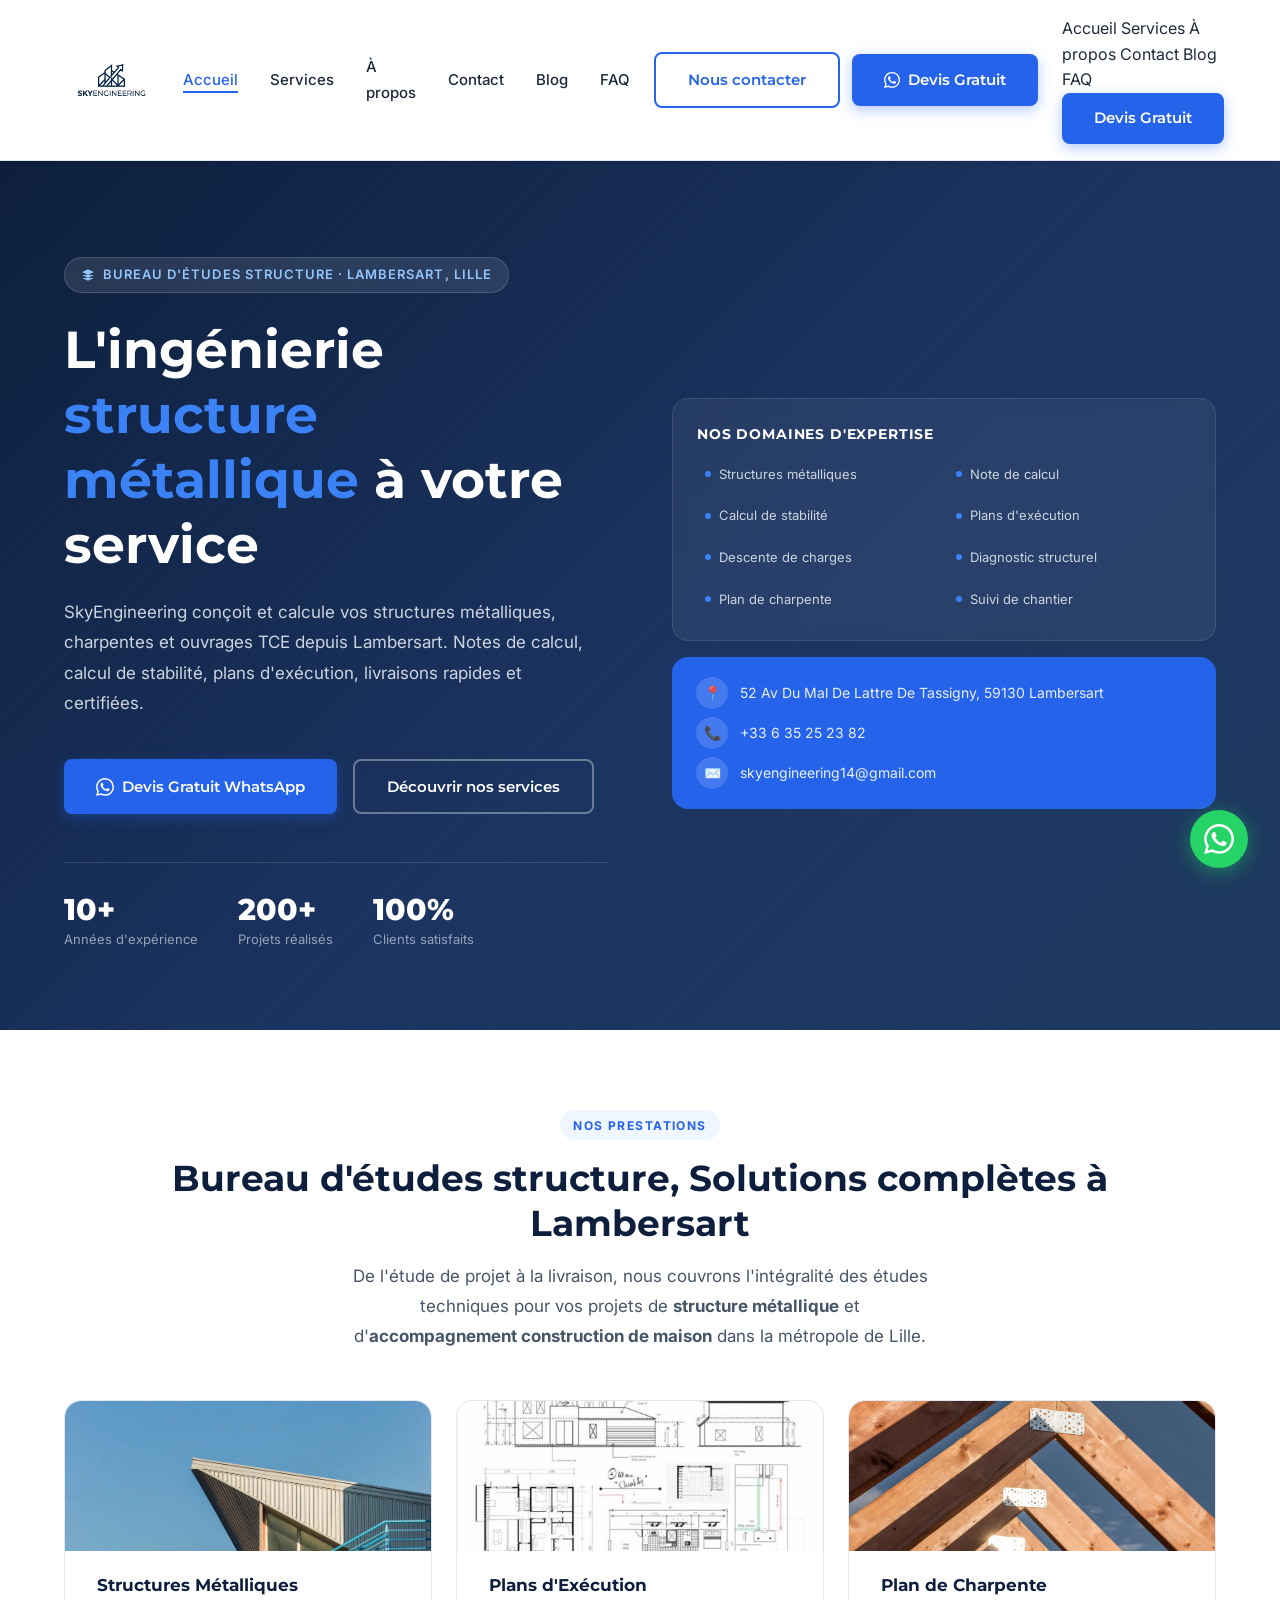
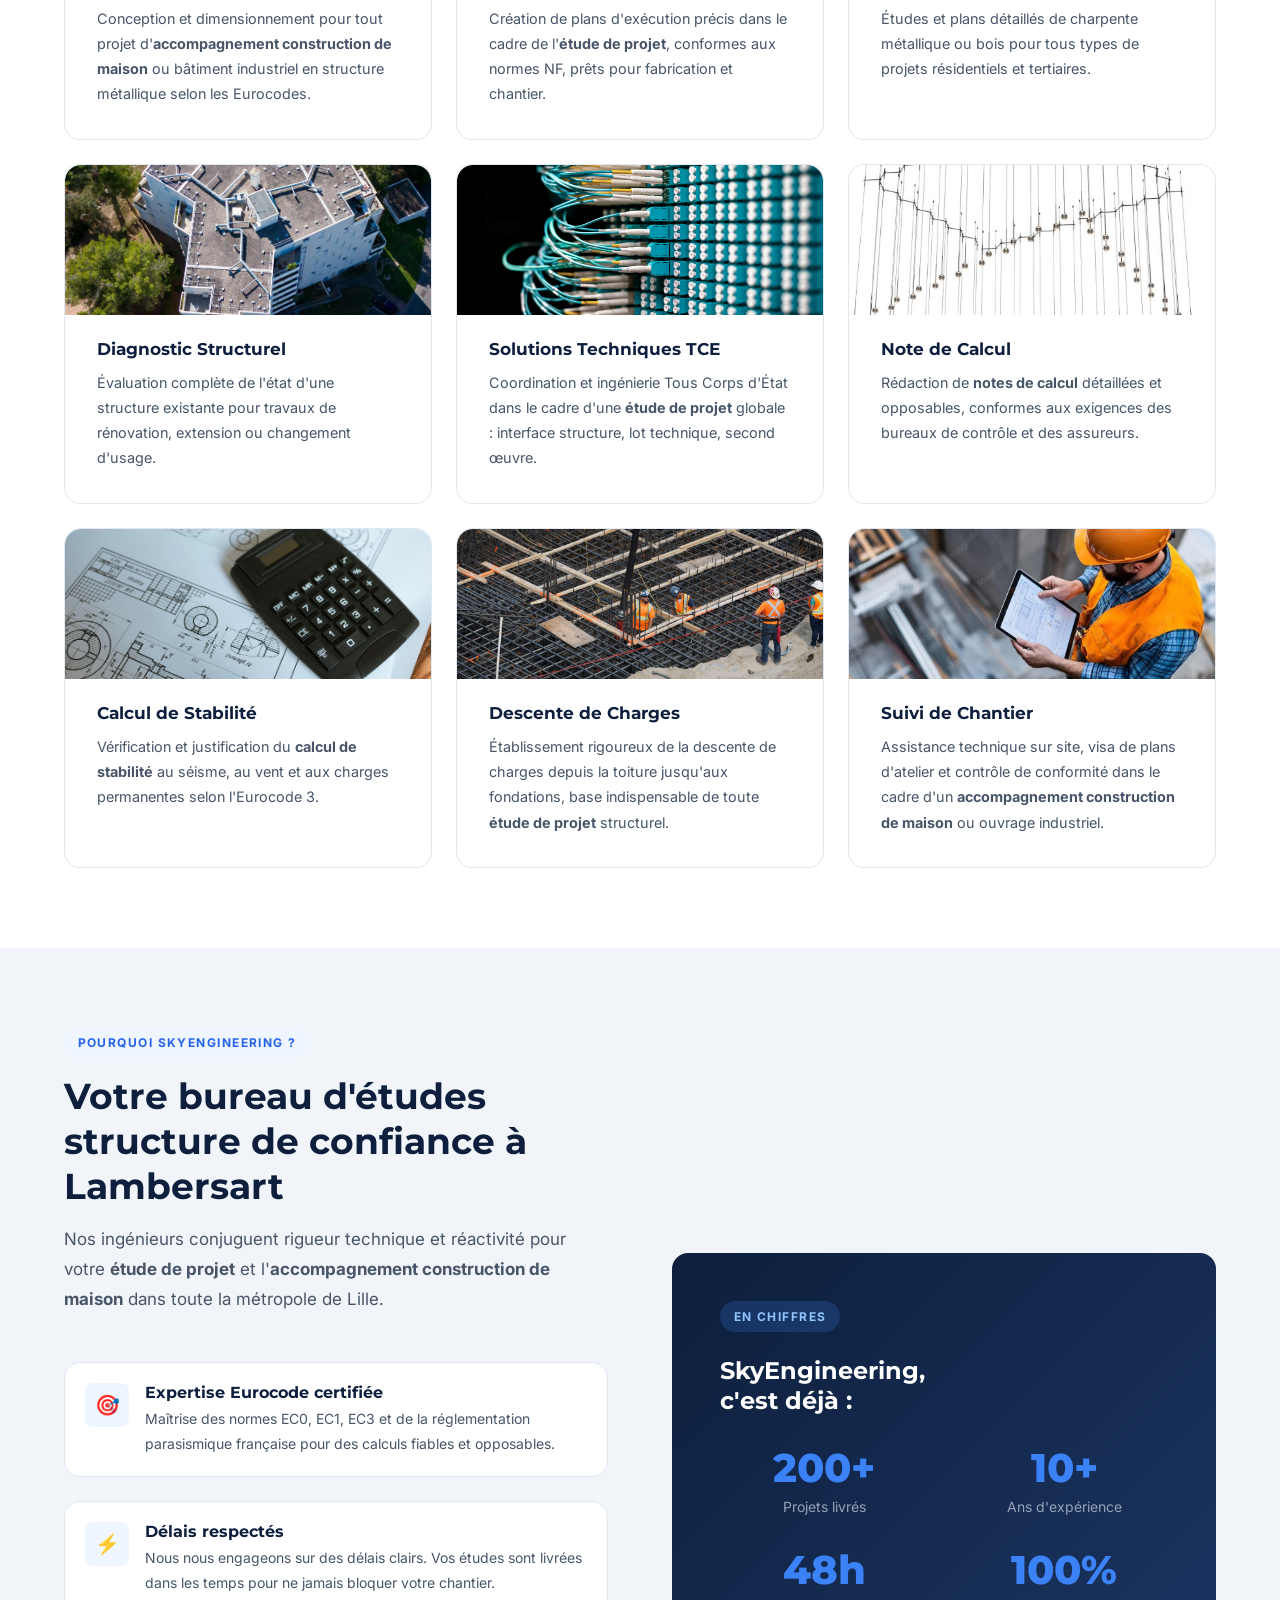
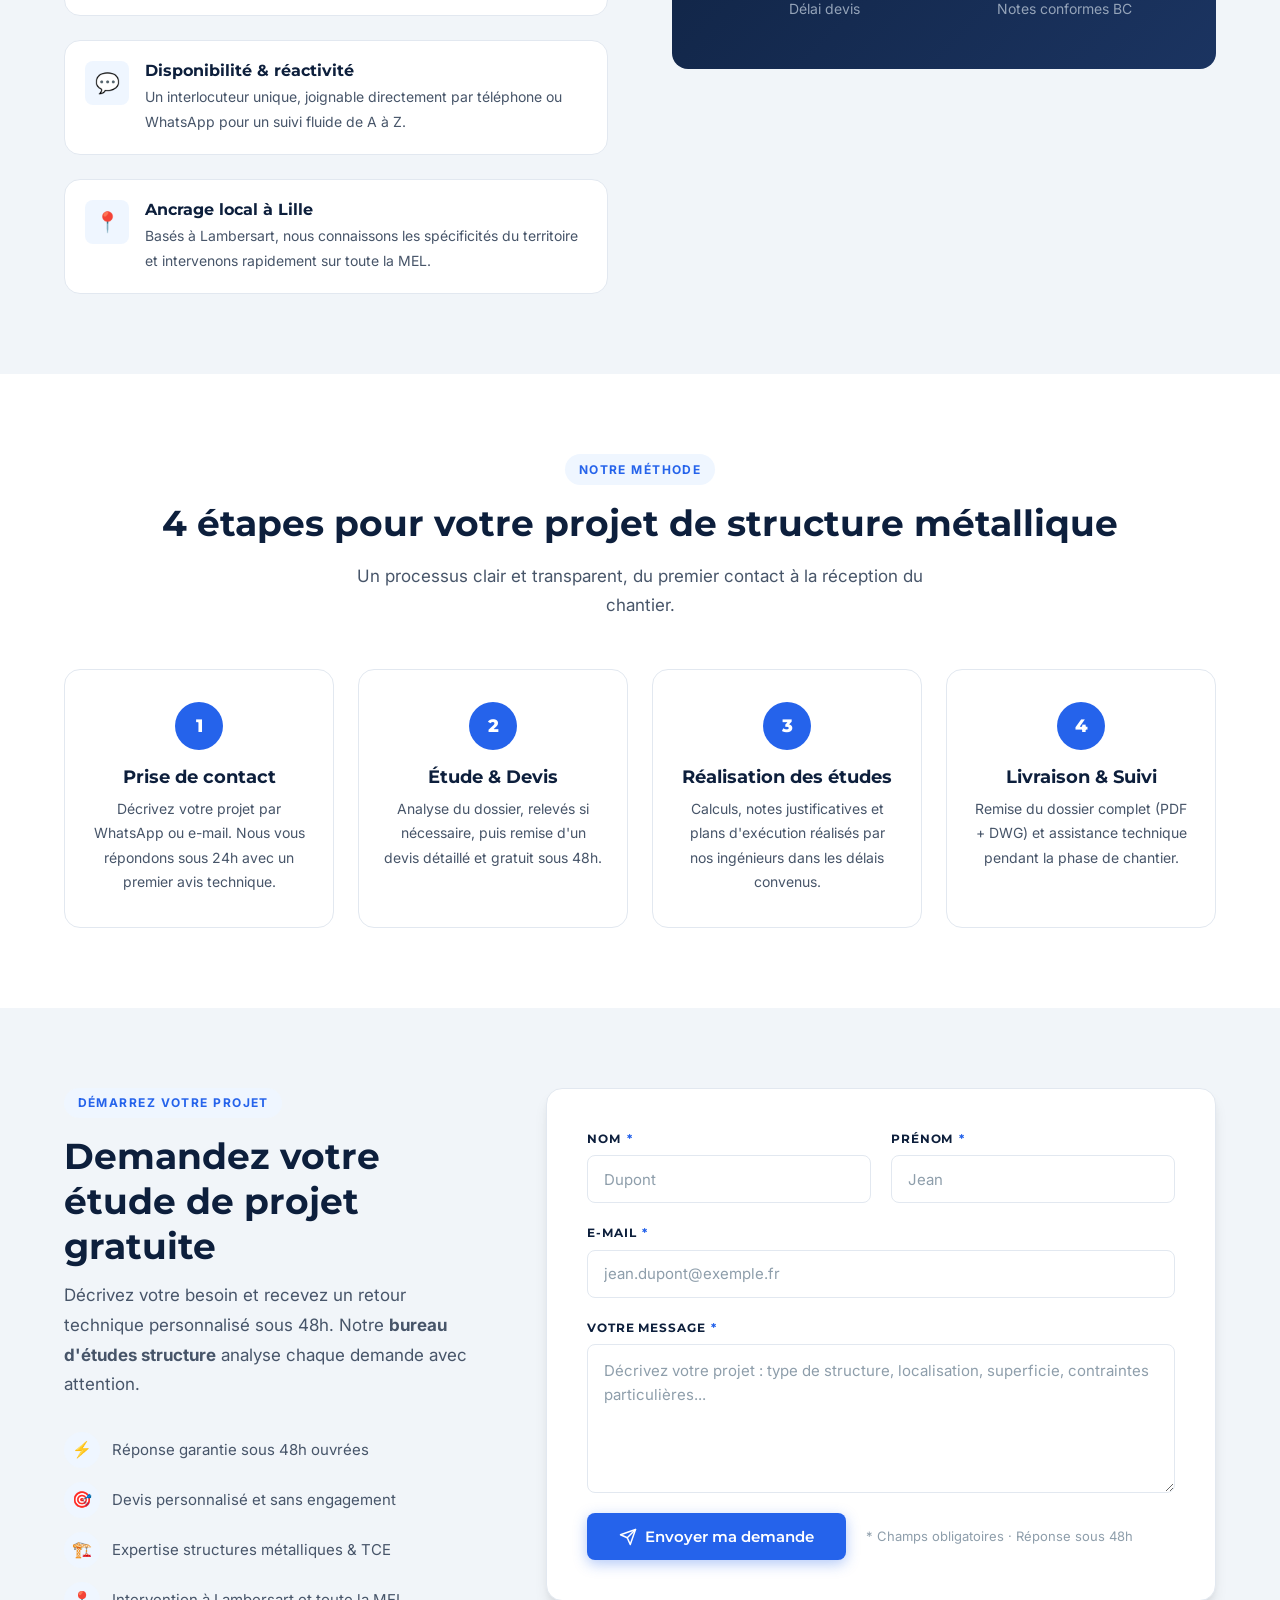
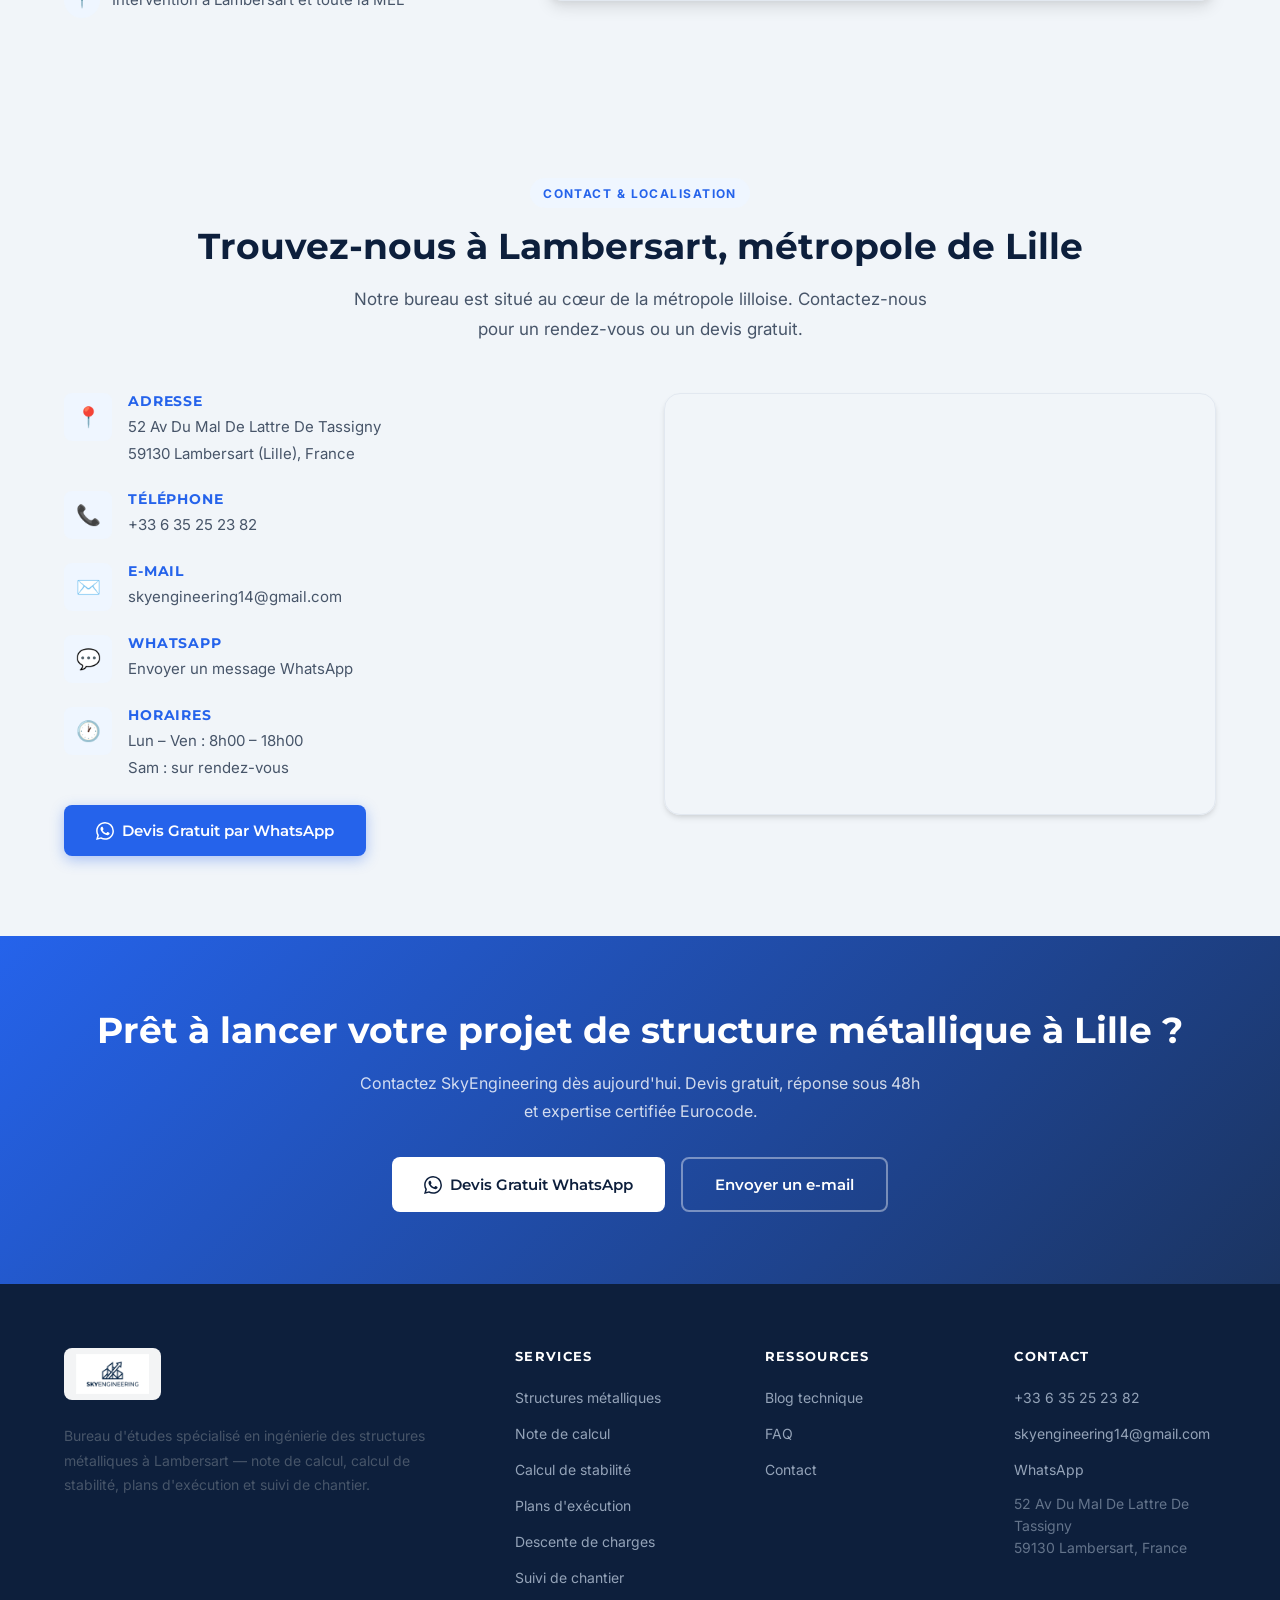
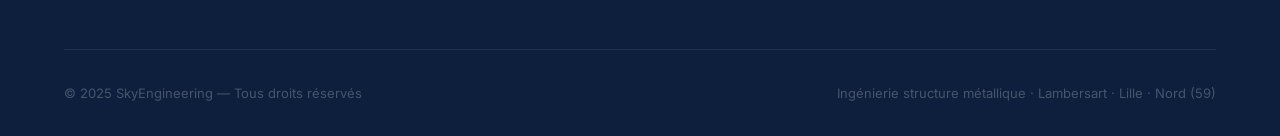
<file: index.html>
<!DOCTYPE html>
<html lang="fr">
<head>
  <meta name="google-site-verification" content="nVP4mhl0aoTpwfva0rLA90EovNwvS7CPAR_KSvHJvT0" />
  <meta charset="UTF-8">
  <meta name="viewport" content="width=device-width, initial-scale=1.0">

  <!-- SEO Primary -->
  <title>SkyEngineering — Bureau d'Études Structure Métallique à Lambersart (Lille)</title>
  <meta name="description" content="SkyEngineering, bureau d'études spécialisé en structures métalliques, notes de calcul, calcul de stabilité et plans d'exécution à Lambersart, près de Lille. Devis gratuit.">
  <meta name="keywords" content="structure métallique, maison structure métallique, note de calcul, calcul de stabilité, hangar structure métallique, bureau d'études structure Lille, ingénierie structure Lambersart, descente de charges, étude de projet, accompagnement construction maison, suivi évolution fissures">
  <meta name="author" content="SkyEngineering">
  <meta name="robots" content="index, follow">
  <link rel="canonical" href="https://www.skyengineering.fr/">

  <!-- Open Graph -->
  <meta property="og:type"        content="website">
  <meta property="og:url"         content="https://www.skyengineering.fr/">
  <meta property="og:title"       content="SkyEngineering — Bureau d'Études Structure Métallique à Lambersart Lille">
  <meta property="og:description" content="Expert en structures métalliques, notes de calcul, plans d'exécution et calcul de stabilité. Basé à Lambersart, nous intervenons sur toute la métropole lilloise.">
  <meta property="og:image"       content="assets/SkyEngineering%20logo.png">

  <!-- Schema.org LocalBusiness -->
  <script type="application/ld+json">
  {
    "@context": "https://schema.org",
    "@type": "LocalBusiness",
    "name": "SkyEngineering",
    "description": "Bureau d'études spécialisé en ingénierie des structures métalliques, calcul de stabilité, notes de calcul et plans d'exécution.",
    "url": "https://www.skyengineering.fr",
    "telephone": "+33635252382",
    "email": "skyengineering14@gmail.com",
    "address": {
      "@type": "PostalAddress",
      "streetAddress": "52 Av Du Mal De Lattre De Tassigny",
      "addressLocality": "Lambersart",
      "postalCode": "59130",
      "addressCountry": "FR"
    },
    "geo": {
      "@type": "GeoCoordinates",
      "latitude": 50.6549,
      "longitude": 3.0358
    },
    "areaServed": {
      "@type": "City",
      "name": "Lille"
    },
    "sameAs": ["https://wa.link/z64yze"]
  }
  </script>

  <link rel="stylesheet" href="CSS/style.css">
  <link rel="icon" type="image/png" href="assets/SkyEngineering%20logo.png">
</head>
<body>

  <!-- ═══════════════════════════════ HEADER ═══════════════════════════════ -->
  <header class="site-header" role="banner">
    <div class="container">
      <nav class="navbar" aria-label="Navigation principale">
        <a href="index.html" class="navbar-logo" aria-label="SkyEngineering accueil">
          <img src="assets/SkyEngineering%20logo.png" alt="SkyEngineering — Bureau d'études ingénierie" width="160" height="48">
        </a>

        <button class="nav-toggle" id="navToggle" aria-label="Ouvrir le menu" aria-expanded="false" aria-controls="mobileMenu">
          <span></span><span></span><span></span>
        </button>

        <ul class="navbar-nav" id="desktopNav" role="list">
          <li><a href="index.html" class="active">Accueil</a></li>
          <li><a href="#services">Services</a></li>
          <li><a href="#pourquoi-nous">À propos</a></li>
          <li><a href="#formulaire-contact">Contact</a></li>
          <li><a href="blog.html">Blog</a></li>
          <li><a href="faq.html">FAQ</a></li>
        </ul>

        <div class="navbar-cta">
          <a href="#formulaire-contact" class="btn btn-outline">Nous contacter</a>
          <a href="https://wa.link/z64yze" class="btn btn-primary" target="_blank" rel="noopener">
            <svg width="16" height="16" viewBox="0 0 24 24" fill="currentColor" aria-hidden="true"><path d="M17.472 14.382c-.297-.149-1.758-.867-2.03-.967-.273-.099-.471-.148-.67.15-.197.297-.767.966-.94 1.164-.173.199-.347.223-.644.075-.297-.15-1.255-.463-2.39-1.475-.883-.788-1.48-1.761-1.653-2.059-.173-.297-.018-.458.13-.606.134-.133.298-.347.446-.52.149-.174.198-.298.298-.497.099-.198.05-.371-.025-.52-.075-.149-.669-1.612-.916-2.207-.242-.579-.487-.5-.669-.51-.173-.008-.371-.01-.57-.01-.198 0-.52.074-.792.372-.272.297-1.04 1.016-1.04 2.479 0 1.462 1.065 2.875 1.213 3.074.149.198 2.096 3.2 5.077 4.487.709.306 1.262.489 1.694.625.712.227 1.36.195 1.871.118.571-.085 1.758-.719 2.006-1.413.248-.694.248-1.289.173-1.413-.074-.124-.272-.198-.57-.347m-5.421 7.403h-.004a9.87 9.87 0 01-5.031-1.378l-.361-.214-3.741.982.998-3.648-.235-.374a9.86 9.86 0 01-1.51-5.26c.001-5.45 4.436-9.884 9.888-9.884 2.64 0 5.122 1.03 6.988 2.898a9.825 9.825 0 012.893 6.994c-.003 5.45-4.437 9.884-9.885 9.884m8.413-18.297A11.815 11.815 0 0012.05 0C5.495 0 .16 5.335.157 11.892c0 2.096.547 4.142 1.588 5.945L.057 24l6.305-1.654a11.882 11.882 0 005.683 1.448h.005c6.554 0 11.89-5.335 11.893-11.893a11.821 11.821 0 00-3.48-8.413z"/></svg>
            Devis Gratuit
          </a>
        </div>

        <!-- Mobile menu -->
        <div class="navbar-mobile-menu" id="mobileMenu" role="navigation" aria-label="Menu mobile">
          <a href="index.html">Accueil</a>
          <a href="#services">Services</a>
          <a href="#pourquoi-nous">À propos</a>
          <a href="#formulaire-contact">Contact</a>
          <a href="blog.html">Blog</a>
          <a href="faq.html">FAQ</a>
          <a href="https://wa.link/z64yze" class="btn btn-primary" target="_blank" rel="noopener">Devis Gratuit</a>
        </div>
      </nav>
    </div>
  </header>

  <main id="main-content">

    <!-- ═══════════════════════════════ HERO ═══════════════════════════════ -->
    <section class="hero" aria-labelledby="hero-title">
      <div class="container">
        <div class="hero-grid">

          <div class="hero-content">
            <div class="hero-eyebrow">
              <svg width="14" height="14" viewBox="0 0 24 24" fill="currentColor" aria-hidden="true"><path d="M12 2L2 7l10 5 10-5-10-5zM2 17l10 5 10-5M2 12l10 5 10-5"/></svg>
              Bureau d'études structure · Lambersart, Lille
            </div>
            <h1 id="hero-title">
              L'ingénierie <span>structure métallique</span> à votre service
            </h1>
            <p class="hero-description">
              SkyEngineering conçoit et calcule vos structures métalliques, charpentes et ouvrages TCE depuis Lambersart. Notes de calcul, calcul de stabilité, plans d'exécution, livraisons rapides et certifiées.
            </p>
            <div class="hero-actions">
              <a href="https://wa.link/z64yze" class="btn btn-primary" target="_blank" rel="noopener">
                <svg width="18" height="18" viewBox="0 0 24 24" fill="currentColor" aria-hidden="true"><path d="M17.472 14.382c-.297-.149-1.758-.867-2.03-.967-.273-.099-.471-.148-.67.15-.197.297-.767.966-.94 1.164-.173.199-.347.223-.644.075-.297-.15-1.255-.463-2.39-1.475-.883-.788-1.48-1.761-1.653-2.059-.173-.297-.018-.458.13-.606.134-.133.298-.347.446-.52.149-.174.198-.298.298-.497.099-.198.05-.371-.025-.52-.075-.149-.669-1.612-.916-2.207-.242-.579-.487-.5-.669-.51-.173-.008-.371-.01-.57-.01-.198 0-.52.074-.792.372-.272.297-1.04 1.016-1.04 2.479 0 1.462 1.065 2.875 1.213 3.074.149.198 2.096 3.2 5.077 4.487.709.306 1.262.489 1.694.625.712.227 1.36.195 1.871.118.571-.085 1.758-.719 2.006-1.413.248-.694.248-1.289.173-1.413-.074-.124-.272-.198-.57-.347m-5.421 7.403h-.004a9.87 9.87 0 01-5.031-1.378l-.361-.214-3.741.982.998-3.648-.235-.374a9.86 9.86 0 01-1.51-5.26c.001-5.45 4.436-9.884 9.888-9.884 2.64 0 5.122 1.03 6.988 2.898a9.825 9.825 0 012.893 6.994c-.003 5.45-4.437 9.884-9.885 9.884m8.413-18.297A11.815 11.815 0 0012.05 0C5.495 0 .16 5.335.157 11.892c0 2.096.547 4.142 1.588 5.945L.057 24l6.305-1.654a11.882 11.882 0 005.683 1.448h.005c6.554 0 11.89-5.335 11.893-11.893a11.821 11.821 0 00-3.48-8.413z"/></svg>
                Devis Gratuit WhatsApp
              </a>
              <a href="#services" class="btn btn-outline" style="color:#fff;border-color:rgba(255,255,255,.35);">
                Découvrir nos services
              </a>
            </div>
            <div class="hero-stats">
              <div>
                <div class="hero-stat-value">10+</div>
                <div class="hero-stat-label">Années d'expérience</div>
              </div>
              <div>
                <div class="hero-stat-value">200+</div>
                <div class="hero-stat-label">Projets réalisés</div>
              </div>
              <div>
                <div class="hero-stat-value">100%</div>
                <div class="hero-stat-label">Clients satisfaits</div>
              </div>
            </div>
          </div>

          <div class="hero-visual" aria-hidden="true">
            <div class="hero-card">
              <div class="hero-card-title">Nos domaines d'expertise</div>
              <div class="hero-services-grid">
                <div class="hero-service-item"><span class="dot"></span>Structures métalliques</div>
                <div class="hero-service-item"><span class="dot"></span>Note de calcul</div>
                <div class="hero-service-item"><span class="dot"></span>Calcul de stabilité</div>
                <div class="hero-service-item"><span class="dot"></span>Plans d'exécution</div>
                <div class="hero-service-item"><span class="dot"></span>Descente de charges</div>
                <div class="hero-service-item"><span class="dot"></span>Diagnostic structurel</div>
                <div class="hero-service-item"><span class="dot"></span>Plan de charpente</div>
                <div class="hero-service-item"><span class="dot"></span>Suivi de chantier</div>
              </div>
            </div>
            <div class="hero-contact-card">
              <div class="hero-contact-row">
                <span class="hero-contact-icon">📍</span>
                52 Av Du Mal De Lattre De Tassigny, 59130 Lambersart
              </div>
              <div class="hero-contact-row">
                <span class="hero-contact-icon">📞</span>
                +33 6 35 25 23 82
              </div>
              <div class="hero-contact-row">
                <span class="hero-contact-icon">✉️</span>
                skyengineering14@gmail.com
              </div>
            </div>
          </div>

        </div>
      </div>
    </section>

    <!-- ═══════════════════════════════ SERVICES ═══════════════════════════ -->
    <section class="section" id="services" aria-labelledby="services-title">
      <div class="container">
        <div class="section-header">
          <span class="section-label">Nos prestations</span>
          <h2 class="section-title" id="services-title">Bureau d'études structure, Solutions complètes à Lambersart</h2>
          <p class="section-subtitle">De l'étude de projet à la livraison, nous couvrons l'intégralité des études techniques pour vos projets de <strong>structure métallique</strong> et d'<strong>accompagnement construction de maison</strong> dans la métropole de Lille.</p>
        </div>

        <div class="services-grid">

          <article class="service-card">
            <div class="service-img-wrap">
              <img src="assets/Structures%20M%C3%A9talliques.jpg"
                   alt="Chantier de structures métalliques réalisé par SkyEngineering à Lille"
                   width="400" height="150" loading="eager">
            </div>
            <h3>Structures Métalliques</h3>
            <p>Conception et dimensionnement pour tout projet d'<strong>accompagnement construction de maison</strong> ou bâtiment industriel en structure métallique selon les Eurocodes.</p>
          </article>

          <article class="service-card">
            <div class="service-img-wrap">
              <img src="assets/Plans%20d%27Ex%C3%A9cution.JPG"
                   alt="Plans d'exécution de structure métallique réalisés par SkyEngineering"
                   width="400" height="150" loading="lazy">
            </div>
            <h3>Plans d'Exécution</h3>
            <p>Création de plans d'exécution précis dans le cadre de l'<strong>étude de projet</strong>, conformes aux normes NF, prêts pour fabrication et chantier.</p>
          </article>

          <article class="service-card">
            <div class="service-img-wrap">
              <img src="assets/Plan%20de%20Charpente.jpg"
                   alt="Plan de charpente métallique conçu par le bureau d'études SkyEngineering"
                   width="400" height="150" loading="lazy">
            </div>
            <h3>Plan de Charpente</h3>
            <p>Études et plans détaillés de charpente métallique ou bois pour tous types de projets résidentiels et tertiaires.</p>
          </article>

          <article class="service-card">
            <div class="service-img-wrap">
              <img src="assets/Diagnostic%20Structurel.jpg"
                   alt="Diagnostic structurel d'un bâtiment existant réalisé par SkyEngineering à Lambersart"
                   width="400" height="150" loading="lazy">
            </div>
            <h3>Diagnostic Structurel</h3>
            <p>Évaluation complète de l'état d'une structure existante pour travaux de rénovation, extension ou changement d'usage.</p>
          </article>

          <article class="service-card">
            <div class="service-img-wrap">
              <img src="assets/Solutions%20Techniques%20TCE.jpg"
                   alt="Solutions techniques TCE pour construction de maison accompagnée par SkyEngineering"
                   width="400" height="150" loading="lazy">
            </div>
            <h3>Solutions Techniques TCE</h3>
            <p>Coordination et ingénierie Tous Corps d'État dans le cadre d'une <strong>étude de projet</strong> globale : interface structure, lot technique, second œuvre.</p>
          </article>

          <article class="service-card">
            <div class="service-img-wrap">
              <img src="assets/note%20de%20calcule.JPG"
                   alt="Note de calcul structurelle rédigée par l'ingénieur SkyEngineering"
                   width="400" height="150" loading="lazy">
            </div>
            <h3>Note de Calcul</h3>
            <p>Rédaction de <strong>notes de calcul</strong> détaillées et opposables, conformes aux exigences des bureaux de contrôle et des assureurs.</p>
          </article>

          <article class="service-card">
            <div class="service-img-wrap">
              <img src="assets/Calcul%20de%20Stabilit%C3%A9.jpg"
                   alt="Calcul de stabilité Eurocode réalisé par SkyEngineering à Lambersart"
                   width="400" height="150" loading="lazy">
            </div>
            <h3>Calcul de Stabilité</h3>
            <p>Vérification et justification du <strong>calcul de stabilité</strong> au séisme, au vent et aux charges permanentes selon l'Eurocode 3.</p>
          </article>

          <article class="service-card">
            <div class="service-img-wrap">
              <img src="assets/Descente%20de%20Charges.jpg"
                   alt="Schéma de descente de charges pour étude de structure SkyEngineering"
                   width="400" height="150" loading="lazy">
            </div>
            <h3>Descente de Charges</h3>
            <p>Établissement rigoureux de la descente de charges depuis la toiture jusqu'aux fondations, base indispensable de toute <strong>étude de projet</strong> structurel.</p>
          </article>

          <article class="service-card">
            <div class="service-img-wrap">
              <img src="assets/Suivi%20de%20Chantier.JPG"
                   alt="Suivi de chantier structure métallique par l'ingénieur SkyEngineering"
                   width="400" height="150" loading="lazy">
            </div>
            <h3>Suivi de Chantier</h3>
            <p>Assistance technique sur site, visa de plans d'atelier et contrôle de conformité dans le cadre d'un <strong>accompagnement construction de maison</strong> ou ouvrage industriel.</p>
          </article>

        </div>
      </div>
    </section>

    <!-- ═══════════════════════════════ WHY US ═══════════════════════════ -->
    <section class="section section-alt" id="pourquoi-nous" aria-labelledby="why-title">
      <div class="container">
        <div class="why-grid">

          <div>
            <span class="section-label">Pourquoi SkyEngineering ?</span>
            <h2 class="section-title" id="why-title">Votre bureau d'études structure de confiance à Lambersart</h2>
            <p class="section-subtitle">Nos ingénieurs conjuguent rigueur technique et réactivité pour votre <strong>étude de projet</strong> et l'<strong>accompagnement construction de maison</strong> dans toute la métropole de Lille.</p>

            <div class="why-features">
              <div class="why-feature">
                <div class="why-feature-icon" aria-hidden="true">🎯</div>
                <div class="why-feature-body">
                  <h4>Expertise Eurocode certifiée</h4>
                  <p>Maîtrise des normes EC0, EC1, EC3 et de la réglementation parasismique française pour des calculs fiables et opposables.</p>
                </div>
              </div>
              <div class="why-feature">
                <div class="why-feature-icon" aria-hidden="true">⚡</div>
                <div class="why-feature-body">
                  <h4>Délais respectés</h4>
                  <p>Nous nous engageons sur des délais clairs. Vos études sont livrées dans les temps pour ne jamais bloquer votre chantier.</p>
                </div>
              </div>
              <div class="why-feature">
                <div class="why-feature-icon" aria-hidden="true">💬</div>
                <div class="why-feature-body">
                  <h4>Disponibilité & réactivité</h4>
                  <p>Un interlocuteur unique, joignable directement par téléphone ou WhatsApp pour un suivi fluide de A à Z.</p>
                </div>
              </div>
              <div class="why-feature">
                <div class="why-feature-icon" aria-hidden="true">📍</div>
                <div class="why-feature-body">
                  <h4>Ancrage local à Lille</h4>
                  <p>Basés à Lambersart, nous connaissons les spécificités du territoire et intervenons rapidement sur toute la MEL.</p>
                </div>
              </div>
            </div>
          </div>

          <div class="stats-card">
            <span class="section-label" style="background:rgba(59,130,246,.2);color:#93C5FD;">En chiffres</span>
            <h3 style="color:#fff;margin-top:.5rem;">SkyEngineering, <br>c'est déjà :</h3>
            <div class="stats-grid">
              <div class="stat-item">
                <div class="stat-number">200+</div>
                <div class="stat-desc">Projets livrés</div>
              </div>
              <div class="stat-item">
                <div class="stat-number">10+</div>
                <div class="stat-desc">Ans d'expérience</div>
              </div>
              <div class="stat-item">
                <div class="stat-number">48h</div>
                <div class="stat-desc">Délai devis</div>
              </div>
              <div class="stat-item">
                <div class="stat-number">100%</div>
                <div class="stat-desc">Notes conformes BC</div>
              </div>
            </div>
          </div>

        </div>
      </div>
    </section>

    <!-- ═══════════════════════════════ PROCESS ═══════════════════════════ -->
    <section class="section" aria-labelledby="process-title">
      <div class="container">
        <div class="section-header">
          <span class="section-label">Notre méthode</span>
          <h2 class="section-title" id="process-title">4 étapes pour votre projet de structure métallique</h2>
          <p class="section-subtitle">Un processus clair et transparent, du premier contact à la réception du chantier.</p>
        </div>
        <div class="process-steps">
          <div class="process-step">
            <div class="process-step-number">1</div>
            <h4>Prise de contact</h4>
            <p>Décrivez votre projet par WhatsApp ou e-mail. Nous vous répondons sous 24h avec un premier avis technique.</p>
          </div>
          <div class="process-step">
            <div class="process-step-number">2</div>
            <h4>Étude & Devis</h4>
            <p>Analyse du dossier, relevés si nécessaire, puis remise d'un devis détaillé et gratuit sous 48h.</p>
          </div>
          <div class="process-step">
            <div class="process-step-number">3</div>
            <h4>Réalisation des études</h4>
            <p>Calculs, notes justificatives et plans d'exécution réalisés par nos ingénieurs dans les délais convenus.</p>
          </div>
          <div class="process-step">
            <div class="process-step-number">4</div>
            <h4>Livraison & Suivi</h4>
            <p>Remise du dossier complet (PDF + DWG) et assistance technique pendant la phase de chantier.</p>
          </div>
        </div>
      </div>
    </section>

    <!-- ═══════════════════════════════ FORMULAIRE DE CONTACT ══════════════ -->
    <section class="section section-alt" id="formulaire-contact" aria-labelledby="form-title">
      <div class="container">
        <div class="form-section-grid">

          <div class="form-section-info">
            <span class="section-label">Démarrez votre projet</span>
            <h2 class="section-title" id="form-title">Demandez votre étude de projet gratuite</h2>
            <p class="section-subtitle">Décrivez votre besoin et recevez un retour technique personnalisé sous 48h. Notre <strong>bureau d'études structure</strong> analyse chaque demande avec attention.</p>
            <div class="form-info-points">
              <div class="form-info-point">
                <span class="form-info-point-icon" aria-hidden="true">⚡</span>
                Réponse garantie sous 48h ouvrées
              </div>
              <div class="form-info-point">
                <span class="form-info-point-icon" aria-hidden="true">🎯</span>
                Devis personnalisé et sans engagement
              </div>
              <div class="form-info-point">
                <span class="form-info-point-icon" aria-hidden="true">🏗️</span>
                Expertise structures métalliques &amp; TCE
              </div>
              <div class="form-info-point">
                <span class="form-info-point-icon" aria-hidden="true">📍</span>
                Intervention à Lambersart et toute la MEL
              </div>
            </div>
          </div>

          <form class="contact-form"
                id="contact-form"
                action="mailto:skyengineering14@gmail.com"
                method="post"
                enctype="text/plain"
                novalidate
                aria-label="Formulaire de demande d'étude de projet">

            <div class="form-row">
              <div class="form-group">
                <label for="nom">Nom <span aria-hidden="true">*</span></label>
                <input type="text"
                       id="nom"
                       name="nom"
                       required
                       minlength="2"
                       maxlength="60"
                       placeholder="Dupont"
                       autocomplete="family-name">
              </div>
              <div class="form-group">
                <label for="prenom">Prénom <span aria-hidden="true">*</span></label>
                <input type="text"
                       id="prenom"
                       name="prenom"
                       required
                       minlength="2"
                       maxlength="60"
                       placeholder="Jean"
                       autocomplete="given-name">
              </div>
            </div>

            <div class="form-group">
              <label for="email">E-mail <span aria-hidden="true">*</span></label>
              <input type="email"
                     id="email"
                     name="email"
                     required
                     placeholder="jean.dupont@exemple.fr"
                     autocomplete="email">
            </div>

            <div class="form-group">
              <label for="message">Votre message <span aria-hidden="true">*</span></label>
              <textarea id="message"
                        name="message"
                        rows="5"
                        required
                        minlength="20"
                        placeholder="Décrivez votre projet : type de structure, localisation, superficie, contraintes particulières..."></textarea>
            </div>

            <div class="form-submit">
              <button type="submit" class="btn btn-primary">
                <svg width="18" height="18" viewBox="0 0 24 24" fill="none" stroke="currentColor" stroke-width="2" stroke-linecap="round" stroke-linejoin="round" aria-hidden="true"><line x1="22" y1="2" x2="11" y2="13"/><polygon points="22 2 15 22 11 13 2 9 22 2"/></svg>
                Envoyer ma demande
              </button>
              <p class="form-note">* Champs obligatoires · Réponse sous 48h</p>
            </div>

          </form>

        </div>
      </div>
    </section>

    <!-- ═══════════════════════════════ CONTACT / LOCAL ═════════════════════ -->
    <section class="section section-alt" id="contact" aria-labelledby="contact-title">
      <div class="container">
        <div class="section-header">
          <span class="section-label">Contact & Localisation</span>
          <h2 class="section-title" id="contact-title">Trouvez-nous à Lambersart, métropole de Lille</h2>
          <p class="section-subtitle">Notre bureau est situé au cœur de la métropole lilloise. Contactez-nous pour un rendez-vous ou un devis gratuit.</p>
        </div>

        <div class="contact-grid">
          <div class="contact-info">
            <div class="contact-item">
              <div class="contact-icon" aria-hidden="true">📍</div>
              <div>
                <h4>Adresse</h4>
                <p>52 Av Du Mal De Lattre De Tassigny<br>59130 Lambersart (Lille), France</p>
              </div>
            </div>
            <div class="contact-item">
              <div class="contact-icon" aria-hidden="true">📞</div>
              <div>
                <h4>Téléphone</h4>
                <a href="tel:+33635252382">+33 6 35 25 23 82</a>
              </div>
            </div>
            <div class="contact-item">
              <div class="contact-icon" aria-hidden="true">✉️</div>
              <div>
                <h4>E-mail</h4>
                <a href="mailto:skyengineering14@gmail.com">skyengineering14@gmail.com</a>
              </div>
            </div>
            <div class="contact-item">
              <div class="contact-icon" aria-hidden="true">💬</div>
              <div>
                <h4>WhatsApp</h4>
                <a href="https://wa.link/z64yze" target="_blank" rel="noopener">Envoyer un message WhatsApp</a>
              </div>
            </div>
            <div class="contact-item">
              <div class="contact-icon" aria-hidden="true">🕐</div>
              <div>
                <h4>Horaires</h4>
                <p>Lun – Ven : 8h00 – 18h00<br>Sam : sur rendez-vous</p>
              </div>
            </div>
            <a href="https://wa.link/z64yze" class="btn btn-primary" target="_blank" rel="noopener" style="width:fit-content;">
              <svg width="18" height="18" viewBox="0 0 24 24" fill="currentColor" aria-hidden="true"><path d="M17.472 14.382c-.297-.149-1.758-.867-2.03-.967-.273-.099-.471-.148-.67.15-.197.297-.767.966-.94 1.164-.173.199-.347.223-.644.075-.297-.15-1.255-.463-2.39-1.475-.883-.788-1.48-1.761-1.653-2.059-.173-.297-.018-.458.13-.606.134-.133.298-.347.446-.52.149-.174.198-.298.298-.497.099-.198.05-.371-.025-.52-.075-.149-.669-1.612-.916-2.207-.242-.579-.487-.5-.669-.51-.173-.008-.371-.01-.57-.01-.198 0-.52.074-.792.372-.272.297-1.04 1.016-1.04 2.479 0 1.462 1.065 2.875 1.213 3.074.149.198 2.096 3.2 5.077 4.487.709.306 1.262.489 1.694.625.712.227 1.36.195 1.871.118.571-.085 1.758-.719 2.006-1.413.248-.694.248-1.289.173-1.413-.074-.124-.272-.198-.57-.347m-5.421 7.403h-.004a9.87 9.87 0 01-5.031-1.378l-.361-.214-3.741.982.998-3.648-.235-.374a9.86 9.86 0 01-1.51-5.26c.001-5.45 4.436-9.884 9.888-9.884 2.64 0 5.122 1.03 6.988 2.898a9.825 9.825 0 012.893 6.994c-.003 5.45-4.437 9.884-9.885 9.884m8.413-18.297A11.815 11.815 0 0012.05 0C5.495 0 .16 5.335.157 11.892c0 2.096.547 4.142 1.588 5.945L.057 24l6.305-1.654a11.882 11.882 0 005.683 1.448h.005c6.554 0 11.89-5.335 11.893-11.893a11.821 11.821 0 00-3.48-8.413z"/></svg>
              Devis Gratuit par WhatsApp
            </a>
          </div>

          <div class="map-embed">
            <iframe
              title="Localisation SkyEngineering — 52 Av Du Mal De Lattre De Tassigny, 59130 Lambersart"
              src="https://www.google.com/maps/embed?pb=!1m18!1m12!1m3!1d2530.7!2d3.0350!3d50.6550!2m3!1f0!2f0!3f0!3m2!1i1024!2i768!4f13.1!3m3!1m2!1s0x47c2d5d8f5a5a5a5%3A0x1!2s52+Av+Du+Mal+De+Lattre+De+Tassigny%2C+59130+Lambersart!5e0!3m2!1sfr!2sfr!4v1"
              width="100%"
              height="420"
              style="border:0;"
              allowfullscreen=""
              loading="lazy"
              referrerpolicy="no-referrer-when-downgrade">
            </iframe>
          </div>
        </div>
      </div>
    </section>

    <!-- ═══════════════════════════════ CTA BANNER ══════════════════════════ -->
    <section class="cta-banner" aria-labelledby="cta-title">
      <div class="container">
        <h2 id="cta-title">Prêt à lancer votre projet de structure métallique à Lille ?</h2>
        <p>Contactez SkyEngineering dès aujourd'hui. Devis gratuit, réponse sous 48h et expertise certifiée Eurocode.</p>
        <div class="btn-group">
          <a href="https://wa.link/z64yze" class="btn btn-white" target="_blank" rel="noopener">
            <svg width="18" height="18" viewBox="0 0 24 24" fill="currentColor" aria-hidden="true"><path d="M17.472 14.382c-.297-.149-1.758-.867-2.03-.967-.273-.099-.471-.148-.67.15-.197.297-.767.966-.94 1.164-.173.199-.347.223-.644.075-.297-.15-1.255-.463-2.39-1.475-.883-.788-1.48-1.761-1.653-2.059-.173-.297-.018-.458.13-.606.134-.133.298-.347.446-.52.149-.174.198-.298.298-.497.099-.198.05-.371-.025-.52-.075-.149-.669-1.612-.916-2.207-.242-.579-.487-.5-.669-.51-.173-.008-.371-.01-.57-.01-.198 0-.52.074-.792.372-.272.297-1.04 1.016-1.04 2.479 0 1.462 1.065 2.875 1.213 3.074.149.198 2.096 3.2 5.077 4.487.709.306 1.262.489 1.694.625.712.227 1.36.195 1.871.118.571-.085 1.758-.719 2.006-1.413.248-.694.248-1.289.173-1.413-.074-.124-.272-.198-.57-.347m-5.421 7.403h-.004a9.87 9.87 0 01-5.031-1.378l-.361-.214-3.741.982.998-3.648-.235-.374a9.86 9.86 0 01-1.51-5.26c.001-5.45 4.436-9.884 9.888-9.884 2.64 0 5.122 1.03 6.988 2.898a9.825 9.825 0 012.893 6.994c-.003 5.45-4.437 9.884-9.885 9.884m8.413-18.297A11.815 11.815 0 0012.05 0C5.495 0 .16 5.335.157 11.892c0 2.096.547 4.142 1.588 5.945L.057 24l6.305-1.654a11.882 11.882 0 005.683 1.448h.005c6.554 0 11.89-5.335 11.893-11.893a11.821 11.821 0 00-3.48-8.413z"/></svg>
            Devis Gratuit WhatsApp
          </a>
          <a href="mailto:skyengineering14@gmail.com" class="btn btn-outline" style="color:#fff;border-color:rgba(255,255,255,.4);">
            Envoyer un e-mail
          </a>
        </div>
      </div>
    </section>

  </main>

  <!-- ═══════════════════════════════ FOOTER ══════════════════════════════ -->
  <footer class="site-footer" role="contentinfo">
    <div class="container">
      <div class="footer-grid">

        <div class="footer-brand">
          <img src="assets/SkyEngineering%20logo.png" alt="SkyEngineering — Bureau d'études structure métallique Lambersart" width="160" height="48">
          <p>Bureau d'études spécialisé en ingénierie des structures métalliques à Lambersart — note de calcul, calcul de stabilité, plans d'exécution et suivi de chantier.</p>
        </div>

        <div class="footer-col">
          <h4>Services</h4>
          <ul>
            <li><a href="#services">Structures métalliques</a></li>
            <li><a href="#services">Note de calcul</a></li>
            <li><a href="#services">Calcul de stabilité</a></li>
            <li><a href="#services">Plans d'exécution</a></li>
            <li><a href="#services">Descente de charges</a></li>
            <li><a href="#services">Suivi de chantier</a></li>
          </ul>
        </div>

        <div class="footer-col">
          <h4>Ressources</h4>
          <ul>
            <li><a href="blog.html">Blog technique</a></li>
            <li><a href="faq.html">FAQ</a></li>
            <li><a href="#contact">Contact</a></li>
          </ul>
        </div>

        <div class="footer-col">
          <h4>Contact</h4>
          <ul>
            <li><a href="tel:+33635252382">+33 6 35 25 23 82</a></li>
            <li><a href="mailto:skyengineering14@gmail.com">skyengineering14@gmail.com</a></li>
            <li><a href="https://wa.link/z64yze" target="_blank" rel="noopener">WhatsApp</a></li>
            <li style="color:#64748b;font-size:.875rem;margin-top:.5rem;">52 Av Du Mal De Lattre De Tassigny<br>59130 Lambersart, France</li>
          </ul>
        </div>

      </div>
      <div class="footer-bottom">
        <p>&copy; 2025 SkyEngineering — Tous droits réservés</p>
        <p>Ingénierie structure métallique · Lambersart · Lille · Nord (59)</p>
      </div>
    </div>
  </footer>

  <!-- ═══════════════════════════ FLOATING WHATSAPP ══════════════════════ -->
  <a href="https://wa.link/z64yze"
     class="whatsapp-float"
     target="_blank"
     rel="noopener"
     aria-label="Contacter SkyEngineering sur WhatsApp">
    <span class="whatsapp-tooltip">Devis gratuit sur WhatsApp</span>
    <svg viewBox="0 0 24 24" xmlns="http://www.w3.org/2000/svg" role="img" aria-hidden="true">
      <path d="M17.472 14.382c-.297-.149-1.758-.867-2.03-.967-.273-.099-.471-.148-.67.15-.197.297-.767.966-.94 1.164-.173.199-.347.223-.644.075-.297-.15-1.255-.463-2.39-1.475-.883-.788-1.48-1.761-1.653-2.059-.173-.297-.018-.458.13-.606.134-.133.298-.347.446-.52.149-.174.198-.298.298-.497.099-.198.05-.371-.025-.52-.075-.149-.669-1.612-.916-2.207-.242-.579-.487-.5-.669-.51-.173-.008-.371-.01-.57-.01-.198 0-.52.074-.792.372-.272.297-1.04 1.016-1.04 2.479 0 1.462 1.065 2.875 1.213 3.074.149.198 2.096 3.2 5.077 4.487.709.306 1.262.489 1.694.625.712.227 1.36.195 1.871.118.571-.085 1.758-.719 2.006-1.413.248-.694.248-1.289.173-1.413-.074-.124-.272-.198-.57-.347m-5.421 7.403h-.004a9.87 9.87 0 01-5.031-1.378l-.361-.214-3.741.982.998-3.648-.235-.374a9.86 9.86 0 01-1.51-5.26c.001-5.45 4.436-9.884 9.888-9.884 2.64 0 5.122 1.03 6.988 2.898a9.825 9.825 0 012.893 6.994c-.003 5.45-4.437 9.884-9.885 9.884m8.413-18.297A11.815 11.815 0 0012.05 0C5.495 0 .16 5.335.157 11.892c0 2.096.547 4.142 1.588 5.945L.057 24l6.305-1.654a11.882 11.882 0 005.683 1.448h.005c6.554 0 11.89-5.335 11.893-11.893a11.821 11.821 0 00-3.48-8.413z"/>
    </svg>
  </a>

  <script>
    const toggle = document.getElementById('navToggle');
    const menu   = document.getElementById('mobileMenu');
    toggle.addEventListener('click', () => {
      const open = menu.classList.toggle('open');
      toggle.classList.toggle('open', open);
      toggle.setAttribute('aria-expanded', open);
    });
    document.querySelectorAll('.navbar-mobile-menu a').forEach(link => {
      link.addEventListener('click', () => {
        menu.classList.remove('open');
        toggle.classList.remove('open');
        toggle.setAttribute('aria-expanded', false);
      });
    });
  </script>
</body>
</html>
</file>
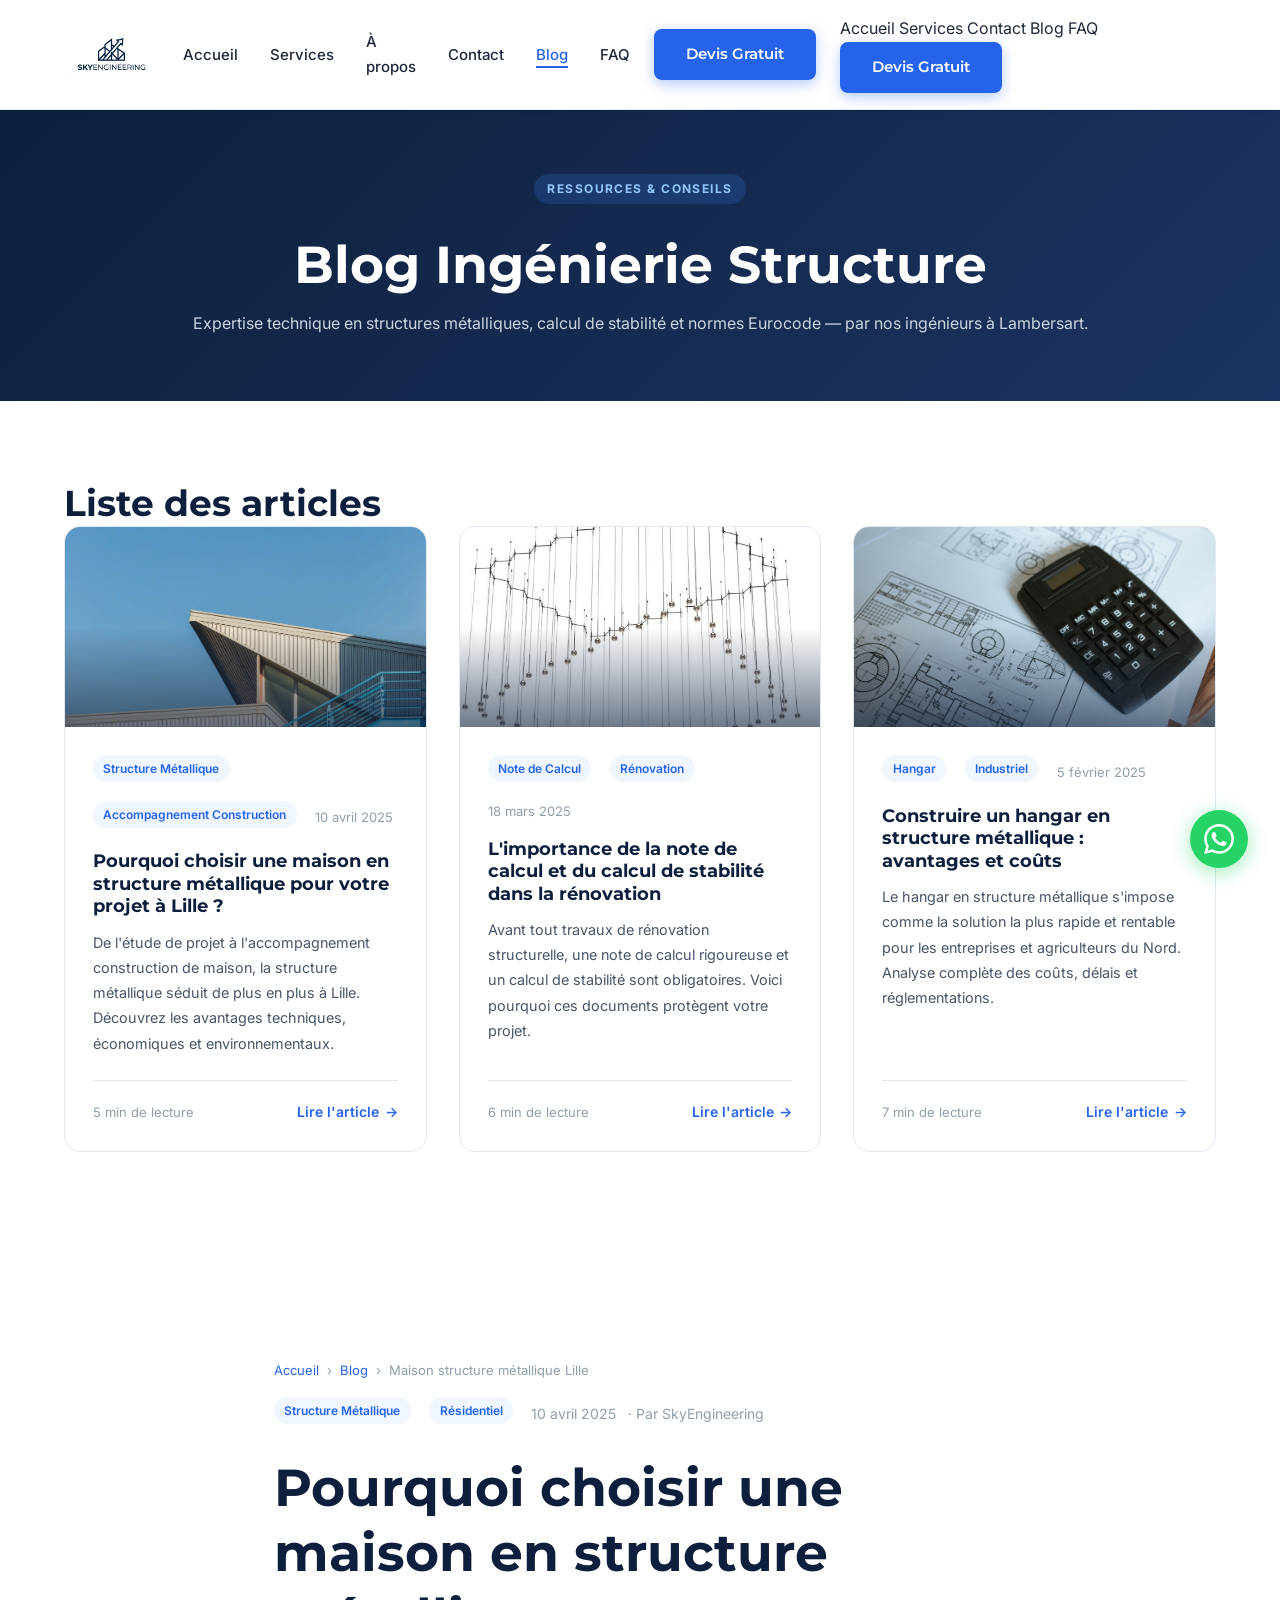
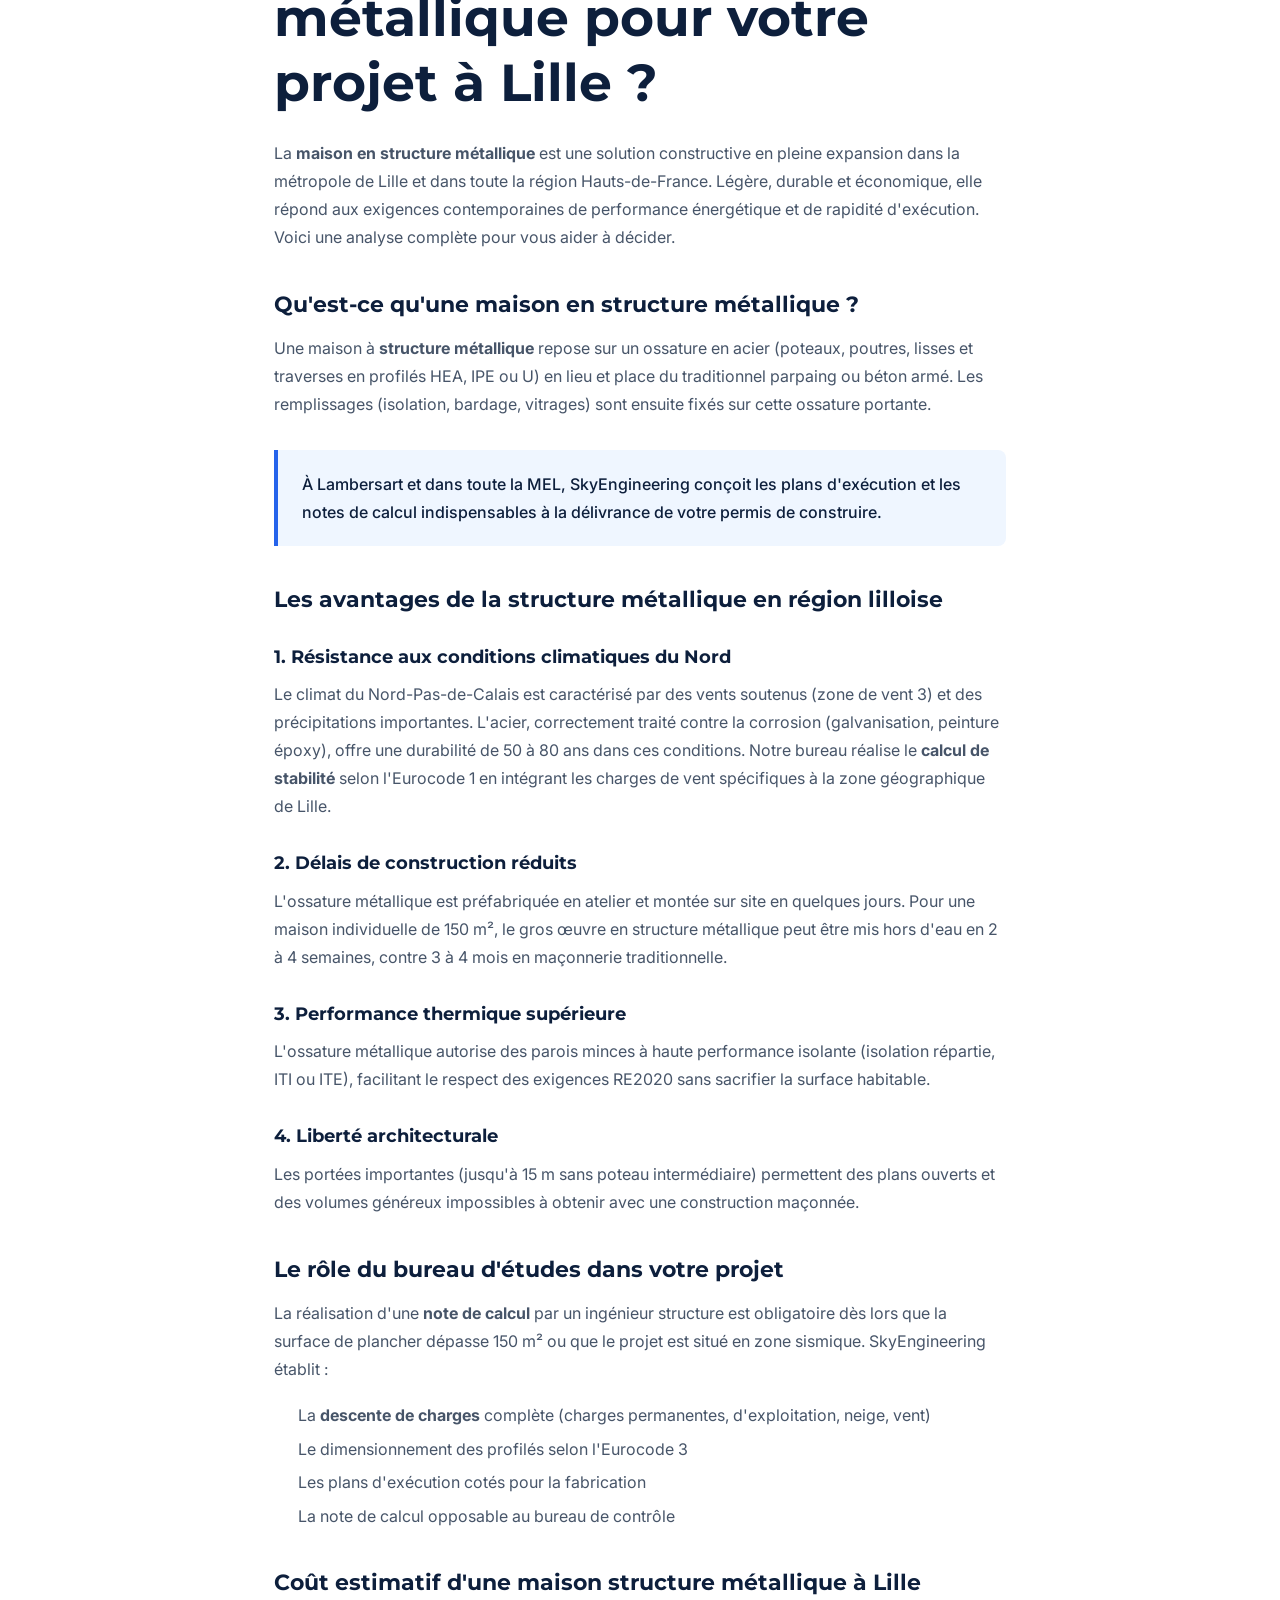
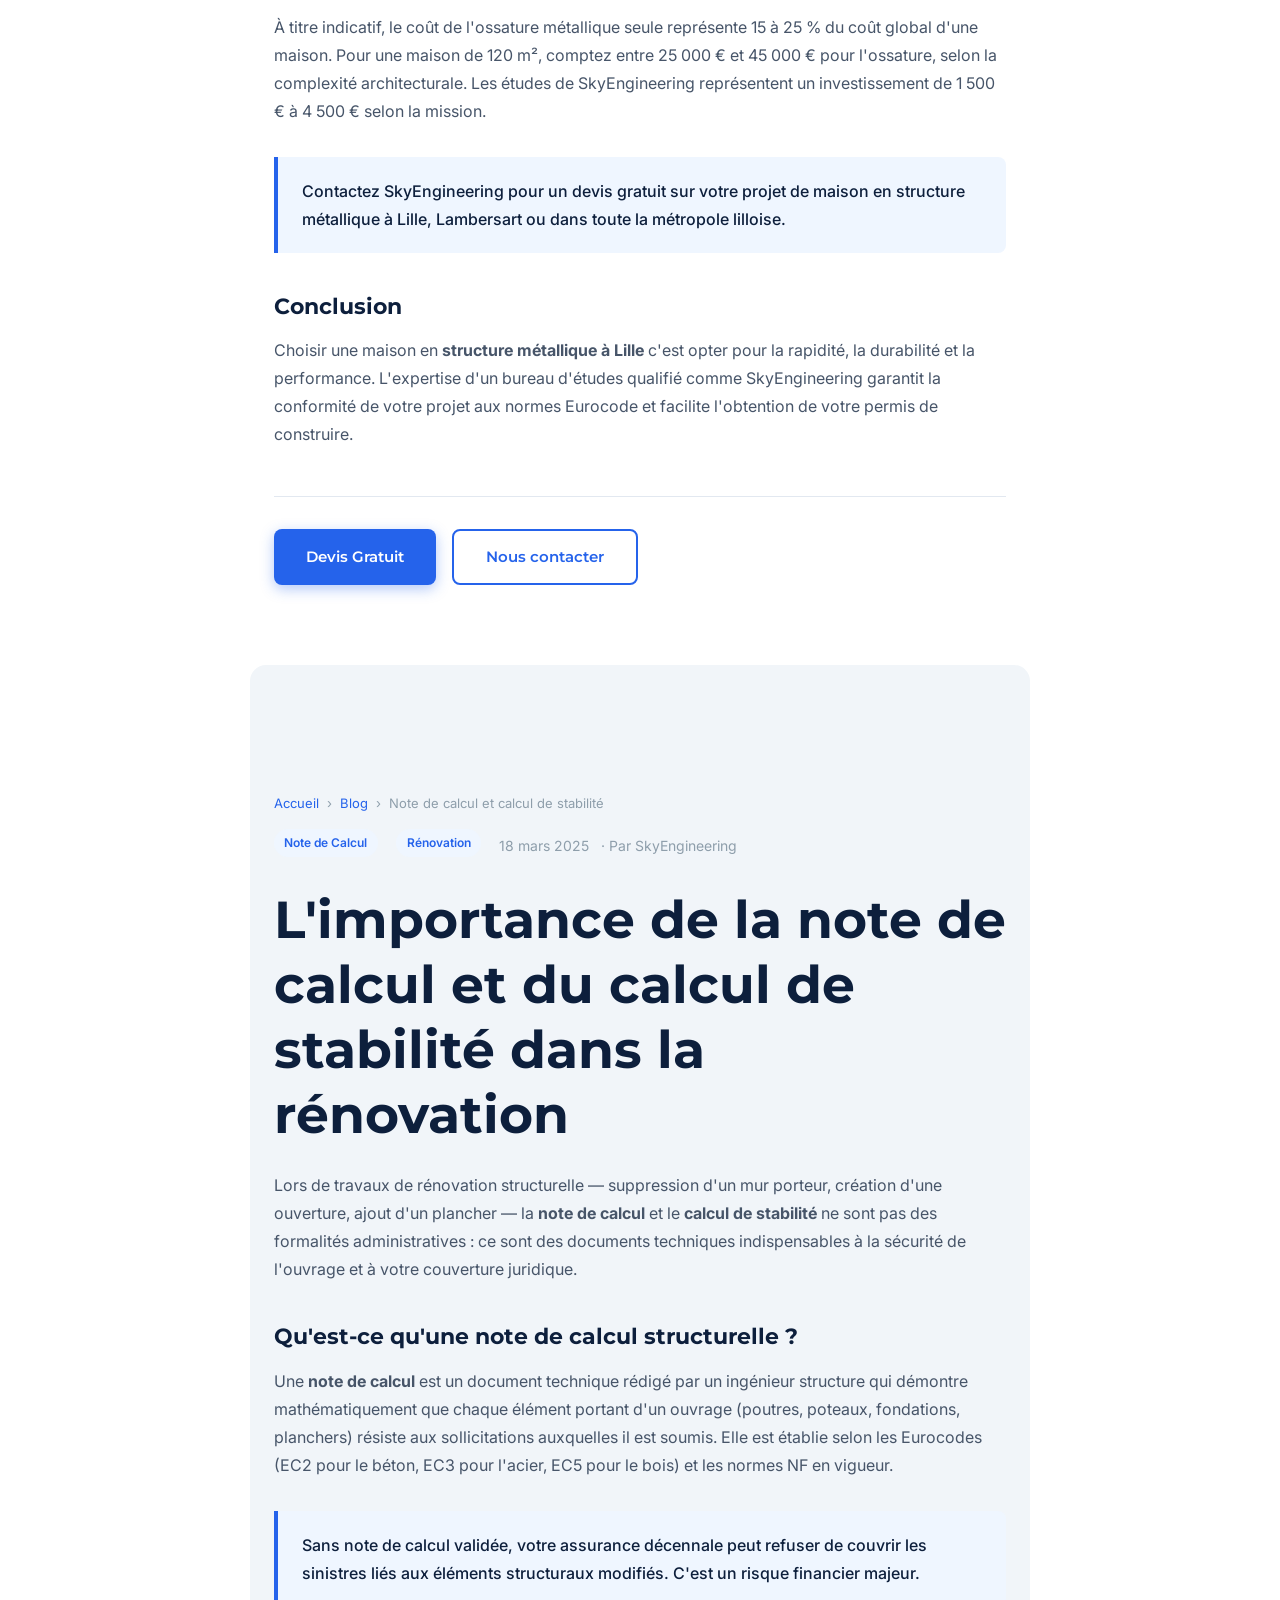
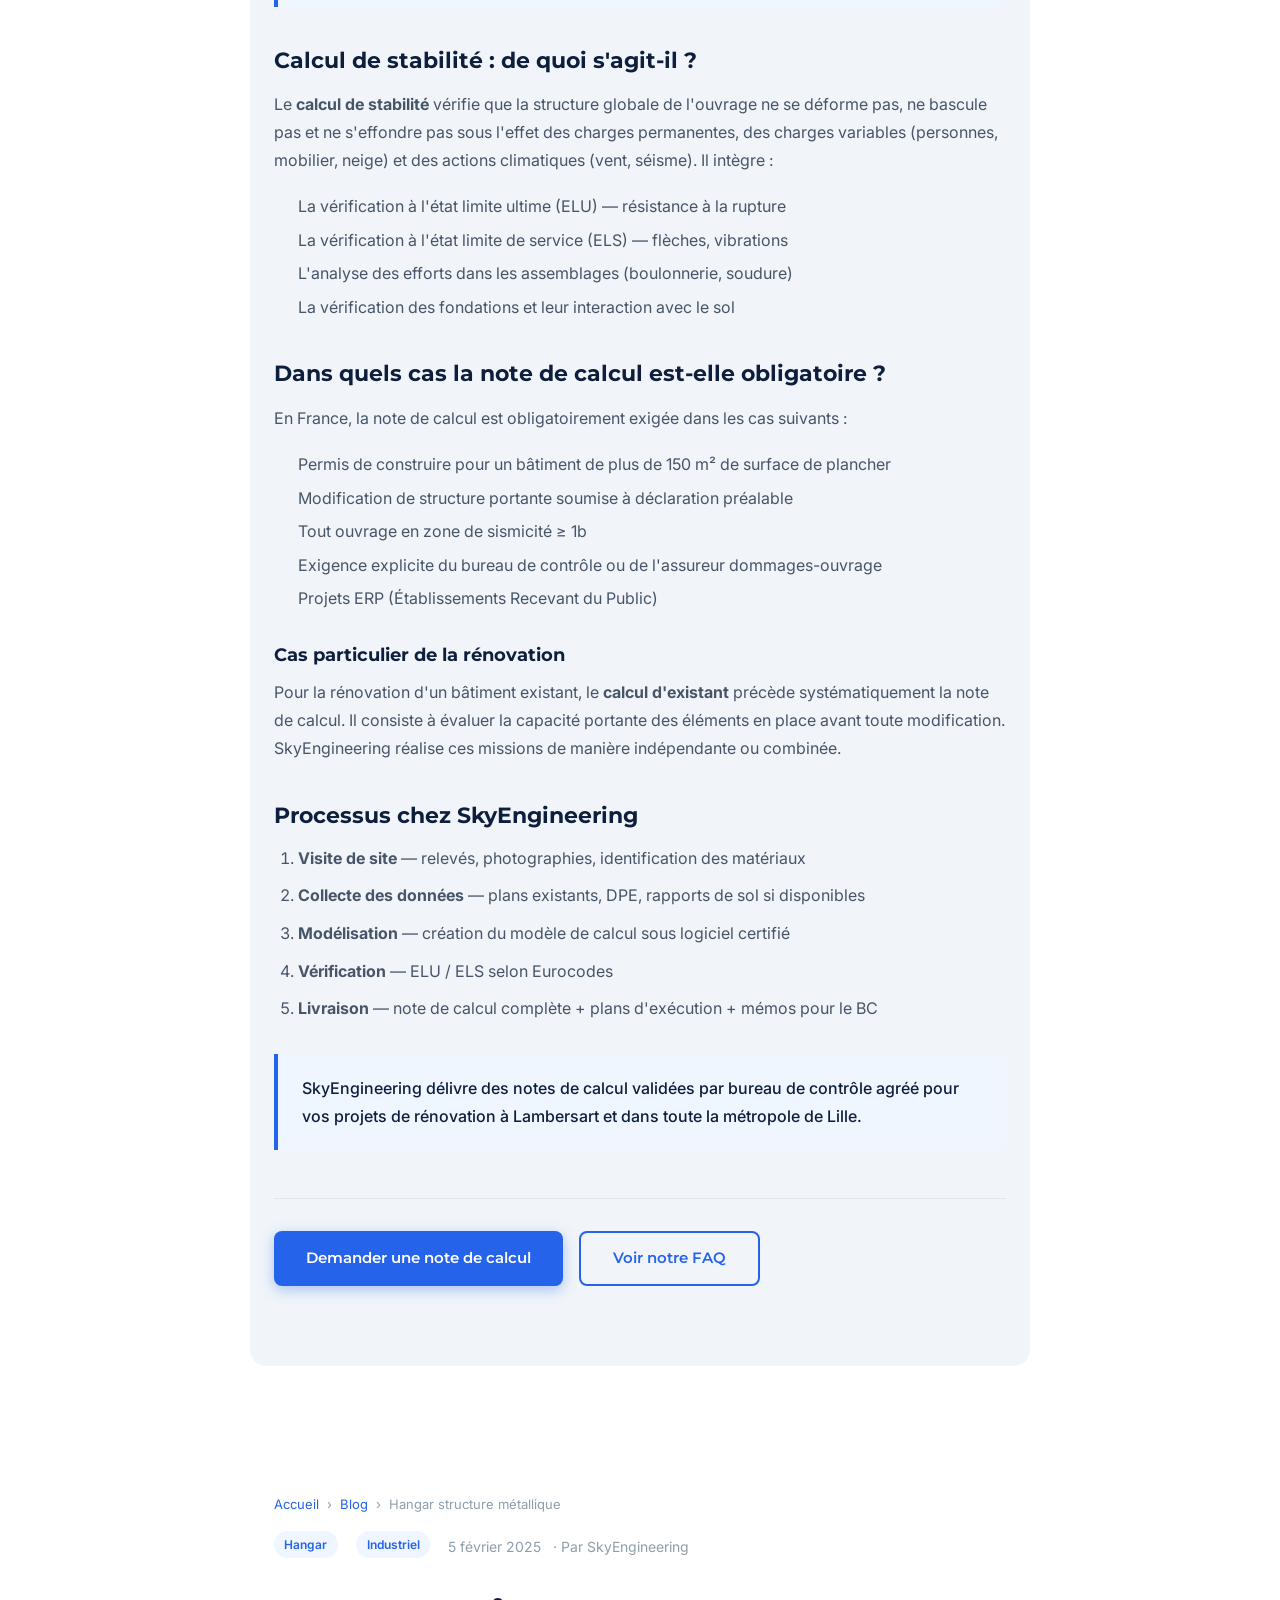
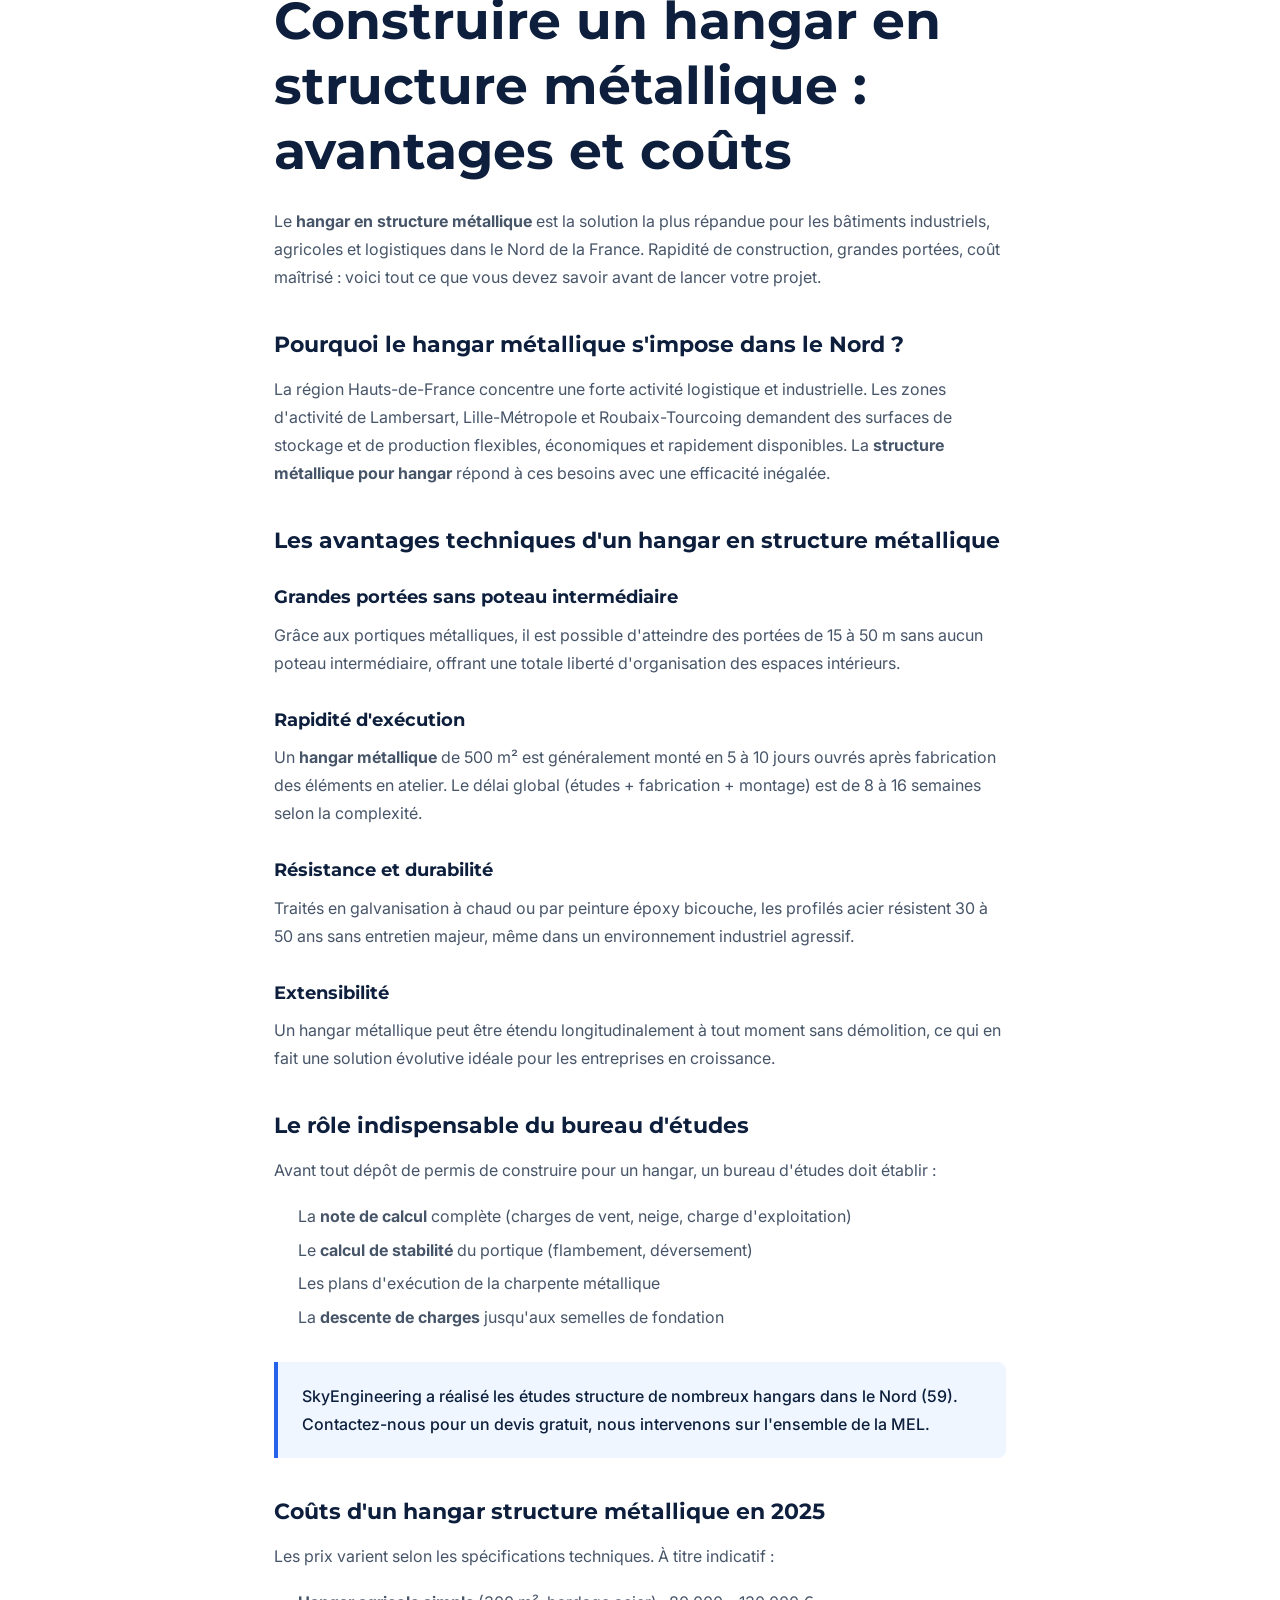
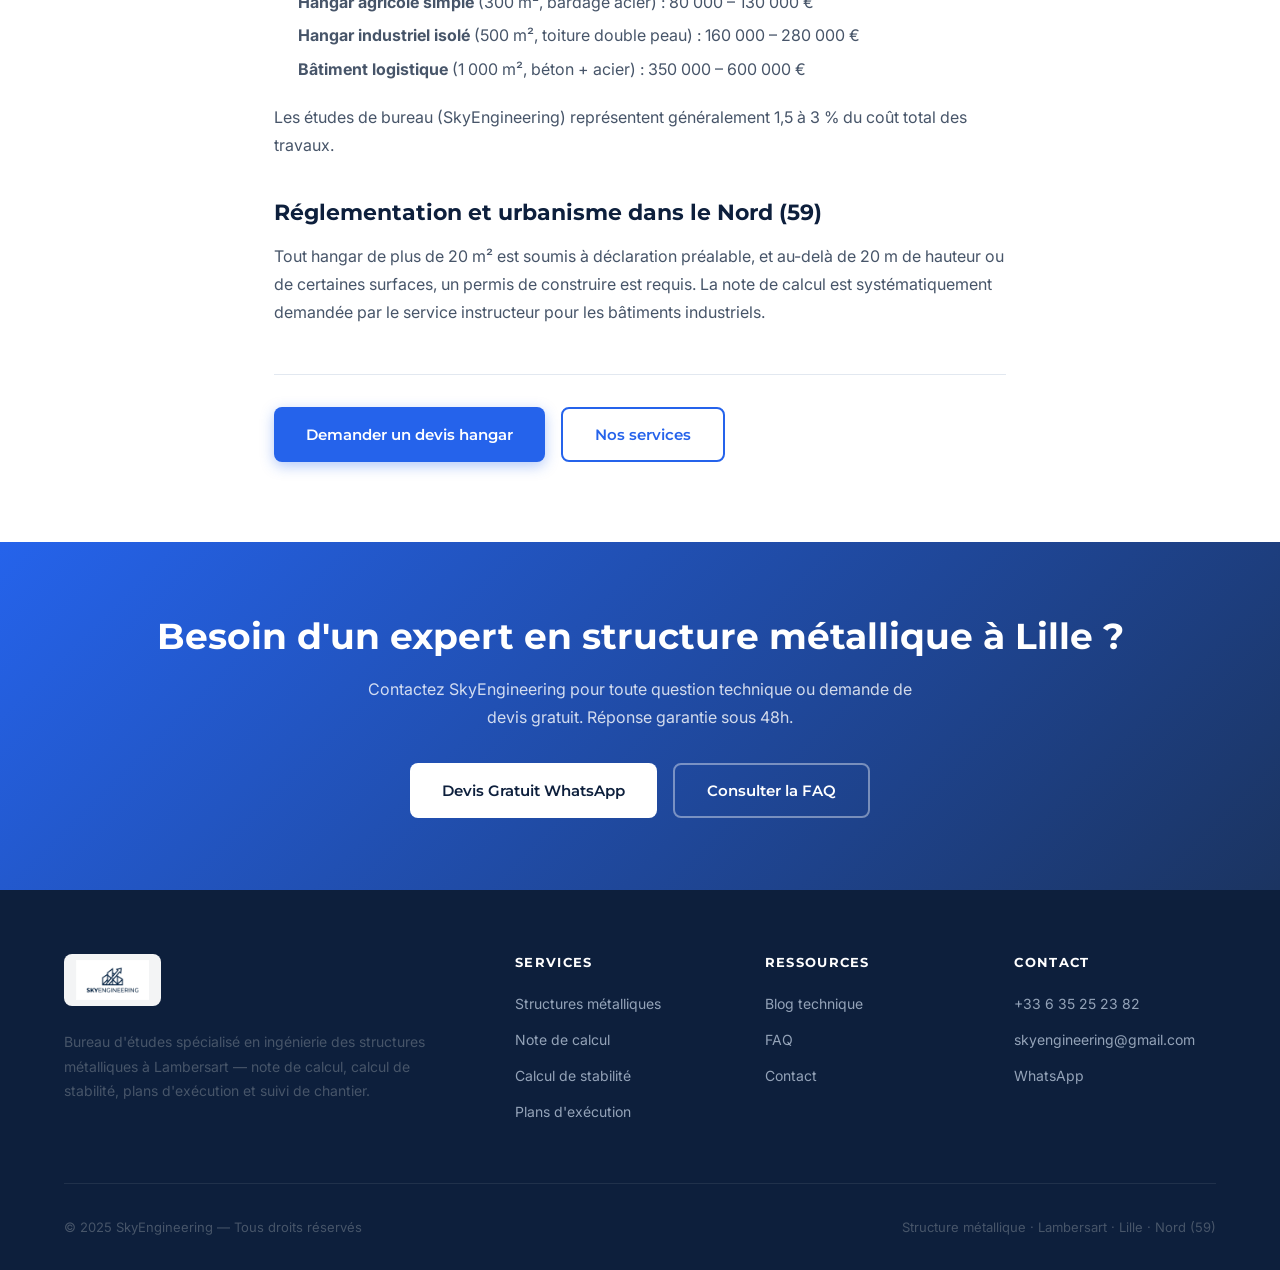
<file: blog.html>
<!DOCTYPE html>
<html lang="fr">
<head>
  <meta charset="UTF-8">
  <meta name="viewport" content="width=device-width, initial-scale=1.0">

  <!-- SEO Primary -->
  <title>Blog — Ingénierie Structure Métallique & Calcul | SkyEngineering Lille</title>
  <meta name="description" content="Conseils d'experts en structure métallique, note de calcul, calcul de stabilité et hangar métallique. Blog technique du bureau d'études SkyEngineering à Lambersart, Lille.">
  <meta name="keywords" content="structure métallique blog, maison structure métallique Lille, note de calcul, hangar structure métallique, calcul de stabilité">
  <meta name="author" content="SkyEngineering">
  <meta name="robots" content="index, follow">
  <link rel="canonical" href="https://www.skyengineering.fr/blog.html">

  <!-- Open Graph -->
  <meta property="og:type"        content="website">
  <meta property="og:url"         content="https://www.skyengineering.fr/blog.html">
  <meta property="og:title"       content="Blog SkyEngineering — Expertise Structure Métallique à Lille">
  <meta property="og:description" content="Articles techniques sur les structures métalliques, notes de calcul et hangars. Expertise du bureau d'études SkyEngineering.">
  <meta property="og:image"       content="assets/SkyEngineering%20logo.png">

  <!-- Schema.org Blog -->
  <script type="application/ld+json">
  {
    "@context": "https://schema.org",
    "@type": "Blog",
    "name": "Blog SkyEngineering",
    "url": "https://www.skyengineering.fr/blog.html",
    "description": "Articles d'expertise en ingénierie des structures métalliques.",
    "publisher": {
      "@type": "Organization",
      "name": "SkyEngineering",
      "address": {
        "@type": "PostalAddress",
        "streetAddress": "52 Av Du Mal De Lattre De Tassigny",
        "addressLocality": "Lambersart",
        "postalCode": "59130",
        "addressCountry": "FR"
      }
    }
  }
  </script>

  <link rel="stylesheet" href="CSS/style.css">
  <link rel="icon" type="image/png" href="assets/SkyEngineering%20logo.png">
</head>
<body>

  <!-- ══════════════════════════ HEADER ════════════════════════════════ -->
  <header class="site-header" role="banner">
    <div class="container">
      <nav class="navbar" aria-label="Navigation principale">
        <a href="index.html" class="navbar-logo" aria-label="SkyEngineering accueil">
          <img src="assets/SkyEngineering%20logo.png" alt="SkyEngineering" width="160" height="48">
        </a>
        <button class="nav-toggle" id="navToggle" aria-label="Ouvrir le menu" aria-expanded="false" aria-controls="mobileMenu">
          <span></span><span></span><span></span>
        </button>
        <ul class="navbar-nav" role="list">
          <li><a href="index.html">Accueil</a></li>
          <li><a href="index.html#services">Services</a></li>
          <li><a href="index.html#pourquoi-nous">À propos</a></li>
          <li><a href="index.html#contact">Contact</a></li>
          <li><a href="blog.html" class="active">Blog</a></li>
          <li><a href="faq.html">FAQ</a></li>
        </ul>
        <div class="navbar-cta">
          <a href="https://wa.link/z64yze" class="btn btn-primary" target="_blank" rel="noopener">Devis Gratuit</a>
        </div>
        <div class="navbar-mobile-menu" id="mobileMenu">
          <a href="index.html">Accueil</a>
          <a href="index.html#services">Services</a>
          <a href="index.html#contact">Contact</a>
          <a href="blog.html">Blog</a>
          <a href="faq.html">FAQ</a>
          <a href="https://wa.link/z64yze" class="btn btn-primary" target="_blank" rel="noopener">Devis Gratuit</a>
        </div>
      </nav>
    </div>
  </header>

  <main id="main-content">

    <!-- ══════════════════════════ BLOG HERO ════════════════════════════ -->
    <section class="blog-hero" aria-labelledby="blog-title">
      <div class="container">
        <span class="section-label" style="background:rgba(59,130,246,.2);color:#93C5FD;">Ressources & Conseils</span>
        <h1 id="blog-title" style="margin-top:.75rem;">Blog Ingénierie Structure</h1>
        <p>Expertise technique en structures métalliques, calcul de stabilité et normes Eurocode — par nos ingénieurs à Lambersart.</p>
      </div>
    </section>

    <!-- ══════════════════════════ ARTICLES LIST ═════════════════════════ -->
    <section class="section" aria-labelledby="articles-title">
      <div class="container">
        <h2 class="sr-only" id="articles-title">Liste des articles</h2>
        <div class="articles-grid">

          <!-- Article 1 -->
          <article class="article-card" itemscope itemtype="https://schema.org/BlogPosting">
            <div class="article-thumb">
              <img src="assets/Structures%20M%C3%A9talliques.jpg"
                   alt="Chantier de maison en structure métallique à Lille — SkyEngineering"
                   width="600" height="200"
                   loading="eager"
                   style="width:100%;height:100%;object-fit:cover;"
                   itemprop="image">
            </div>
            <div class="article-body">
              <div class="article-meta">
                <span class="badge">Structure Métallique</span>
                <span class="badge">Accompagnement Construction</span>
                <time class="article-date" datetime="2025-04-10" itemprop="datePublished">10 avril 2025</time>
              </div>
              <h3 itemprop="headline">
                <a href="blog.html#article-1">Pourquoi choisir une maison en structure métallique pour votre projet à Lille&nbsp;?</a>
              </h3>
              <p itemprop="description">De l'étude de projet à l'accompagnement construction de maison, la structure métallique séduit de plus en plus à Lille. Découvrez les avantages techniques, économiques et environnementaux.</p>
              <div class="article-footer">
                <span style="font-size:.8125rem;color:var(--concrete);">5 min de lecture</span>
                <a href="blog.html#article-1" class="read-more">Lire l'article <span aria-hidden="true">→</span></a>
              </div>
            </div>
          </article>

          <!-- Article 2 -->
          <article class="article-card" itemscope itemtype="https://schema.org/BlogPosting">
            <div class="article-thumb">
              <img src="assets/note%20de%20calcule.JPG"
                   alt="Note de calcul structurelle rédigée par le bureau d'études SkyEngineering"
                   width="600" height="200"
                   loading="lazy"
                   style="width:100%;height:100%;object-fit:cover;"
                   itemprop="image">
            </div>
            <div class="article-body">
              <div class="article-meta">
                <span class="badge">Note de Calcul</span>
                <span class="badge">Rénovation</span>
                <time class="article-date" datetime="2025-03-18" itemprop="datePublished">18 mars 2025</time>
              </div>
              <h3 itemprop="headline">
                <a href="blog.html#article-2">L'importance de la note de calcul et du calcul de stabilité dans la rénovation</a>
              </h3>
              <p itemprop="description">Avant tout travaux de rénovation structurelle, une note de calcul rigoureuse et un calcul de stabilité sont obligatoires. Voici pourquoi ces documents protègent votre projet.</p>
              <div class="article-footer">
                <span style="font-size:.8125rem;color:var(--concrete);">6 min de lecture</span>
                <a href="blog.html#article-2" class="read-more">Lire l'article <span aria-hidden="true">→</span></a>
              </div>
            </div>
          </article>

          <!-- Article 3 -->
          <article class="article-card" itemscope itemtype="https://schema.org/BlogPosting">
            <div class="article-thumb">
              <img src="assets/Calcul%20de%20Stabilit%C3%A9.jpg"
                   alt="Calcul de stabilité pour hangar en structure métallique — SkyEngineering Lille"
                   width="600" height="200"
                   loading="lazy"
                   style="width:100%;height:100%;object-fit:cover;"
                   itemprop="image">
            </div>
            <div class="article-body">
              <div class="article-meta">
                <span class="badge">Hangar</span>
                <span class="badge">Industriel</span>
                <time class="article-date" datetime="2025-02-05" itemprop="datePublished">5 février 2025</time>
              </div>
              <h3 itemprop="headline">
                <a href="blog.html#article-3">Construire un hangar en structure métallique&nbsp;: avantages et coûts</a>
              </h3>
              <p itemprop="description">Le hangar en structure métallique s'impose comme la solution la plus rapide et rentable pour les entreprises et agriculteurs du Nord. Analyse complète des coûts, délais et réglementations.</p>
              <div class="article-footer">
                <span style="font-size:.8125rem;color:var(--concrete);">7 min de lecture</span>
                <a href="blog.html#article-3" class="read-more">Lire l'article <span aria-hidden="true">→</span></a>
              </div>
            </div>
          </article>

        </div>
      </div>
    </section>

    <!-- ══════════════════════════════════════════════════════════════════
         ARTICLE 1 — MAISON STRUCTURE MÉTALLIQUE LILLE
         ═══════════════════════════════════════════════════════════════ -->
    <article class="article-full" id="article-1" itemscope itemtype="https://schema.org/BlogPosting">
      <div style="padding: 3rem 0 1rem;">
        <div class="breadcrumb" aria-label="Fil d'Ariane">
          <a href="index.html">Accueil</a>
          <span aria-hidden="true">›</span>
          <a href="blog.html">Blog</a>
          <span aria-hidden="true">›</span>
          <span>Maison structure métallique Lille</span>
        </div>

        <div class="article-meta" style="margin-bottom:1.5rem;">
          <span class="badge">Structure Métallique</span>
          <span class="badge">Résidentiel</span>
          <time datetime="2025-04-10" itemprop="datePublished" style="font-size:.875rem;color:var(--concrete);">10 avril 2025</time>
          <span style="font-size:.875rem;color:var(--concrete);">· Par SkyEngineering</span>
        </div>

        <h1 itemprop="headline">Pourquoi choisir une maison en structure métallique pour votre projet à Lille&nbsp;?</h1>

        <p itemprop="description">La <strong>maison en structure métallique</strong> est une solution constructive en pleine expansion dans la métropole de Lille et dans toute la région Hauts-de-France. Légère, durable et économique, elle répond aux exigences contemporaines de performance énergétique et de rapidité d'exécution. Voici une analyse complète pour vous aider à décider.</p>

        <h2>Qu'est-ce qu'une maison en structure métallique&nbsp;?</h2>
        <p>Une maison à <strong>structure métallique</strong> repose sur un ossature en acier (poteaux, poutres, lisses et traverses en profilés HEA, IPE ou U) en lieu et place du traditionnel parpaing ou béton armé. Les remplissages (isolation, bardage, vitrages) sont ensuite fixés sur cette ossature portante.</p>

        <div class="article-highlight">
          <p>À Lambersart et dans toute la MEL, SkyEngineering conçoit les plans d'exécution et les notes de calcul indispensables à la délivrance de votre permis de construire.</p>
        </div>

        <h2>Les avantages de la structure métallique en région lilloise</h2>

        <h3>1. Résistance aux conditions climatiques du Nord</h3>
        <p>Le climat du Nord-Pas-de-Calais est caractérisé par des vents soutenus (zone de vent 3) et des précipitations importantes. L'acier, correctement traité contre la corrosion (galvanisation, peinture époxy), offre une durabilité de 50 à 80 ans dans ces conditions. Notre bureau réalise le <strong>calcul de stabilité</strong> selon l'Eurocode 1 en intégrant les charges de vent spécifiques à la zone géographique de Lille.</p>

        <h3>2. Délais de construction réduits</h3>
        <p>L'ossature métallique est préfabriquée en atelier et montée sur site en quelques jours. Pour une maison individuelle de 150 m², le gros œuvre en structure métallique peut être mis hors d'eau en 2 à 4 semaines, contre 3 à 4 mois en maçonnerie traditionnelle.</p>

        <h3>3. Performance thermique supérieure</h3>
        <p>L'ossature métallique autorise des parois minces à haute performance isolante (isolation répartie, ITI ou ITE), facilitant le respect des exigences RE2020 sans sacrifier la surface habitable.</p>

        <h3>4. Liberté architecturale</h3>
        <p>Les portées importantes (jusqu'à 15 m sans poteau intermédiaire) permettent des plans ouverts et des volumes généreux impossibles à obtenir avec une construction maçonnée.</p>

        <h2>Le rôle du bureau d'études dans votre projet</h2>
        <p>La réalisation d'une <strong>note de calcul</strong> par un ingénieur structure est obligatoire dès lors que la surface de plancher dépasse 150 m² ou que le projet est situé en zone sismique. SkyEngineering établit :</p>
        <ul>
          <li>La <strong>descente de charges</strong> complète (charges permanentes, d'exploitation, neige, vent)</li>
          <li>Le dimensionnement des profilés selon l'Eurocode 3</li>
          <li>Les plans d'exécution cotés pour la fabrication</li>
          <li>La note de calcul opposable au bureau de contrôle</li>
        </ul>

        <h2>Coût estimatif d'une maison structure métallique à Lille</h2>
        <p>À titre indicatif, le coût de l'ossature métallique seule représente 15 à 25 % du coût global d'une maison. Pour une maison de 120 m², comptez entre 25 000 € et 45 000 € pour l'ossature, selon la complexité architecturale. Les études de SkyEngineering représentent un investissement de 1 500 € à 4 500 € selon la mission.</p>

        <div class="article-highlight">
          <p>Contactez SkyEngineering pour un devis gratuit sur votre projet de maison en structure métallique à Lille, Lambersart ou dans toute la métropole lilloise.</p>
        </div>

        <h2>Conclusion</h2>
        <p>Choisir une maison en <strong>structure métallique à Lille</strong> c'est opter pour la rapidité, la durabilité et la performance. L'expertise d'un bureau d'études qualifié comme SkyEngineering garantit la conformité de votre projet aux normes Eurocode et facilite l'obtention de votre permis de construire.</p>

        <div style="margin-top:3rem;padding-top:2rem;border-top:1px solid var(--gray-border);display:flex;gap:1rem;flex-wrap:wrap;">
          <a href="https://wa.link/z64yze" class="btn btn-primary" target="_blank" rel="noopener">Devis Gratuit</a>
          <a href="index.html#contact" class="btn btn-outline">Nous contacter</a>
        </div>
      </div>
    </article>

    <!-- ══════════════════════════════════════════════════════════════════
         ARTICLE 2 — NOTE DE CALCUL & CALCUL DE STABILITÉ
         ═══════════════════════════════════════════════════════════════ -->
    <article class="article-full" id="article-2" itemscope itemtype="https://schema.org/BlogPosting" style="background:var(--gray-light);border-radius:var(--radius-lg);">
      <div style="padding: 3rem 0 1rem;">
        <div class="breadcrumb" aria-label="Fil d'Ariane">
          <a href="index.html">Accueil</a>
          <span aria-hidden="true">›</span>
          <a href="blog.html">Blog</a>
          <span aria-hidden="true">›</span>
          <span>Note de calcul et calcul de stabilité</span>
        </div>

        <div class="article-meta" style="margin-bottom:1.5rem;">
          <span class="badge">Note de Calcul</span>
          <span class="badge">Rénovation</span>
          <time datetime="2025-03-18" itemprop="datePublished" style="font-size:.875rem;color:var(--concrete);">18 mars 2025</time>
          <span style="font-size:.875rem;color:var(--concrete);">· Par SkyEngineering</span>
        </div>

        <h1 itemprop="headline">L'importance de la note de calcul et du calcul de stabilité dans la rénovation</h1>

        <p itemprop="description">Lors de travaux de rénovation structurelle — suppression d'un mur porteur, création d'une ouverture, ajout d'un plancher — la <strong>note de calcul</strong> et le <strong>calcul de stabilité</strong> ne sont pas des formalités administratives : ce sont des documents techniques indispensables à la sécurité de l'ouvrage et à votre couverture juridique.</p>

        <h2>Qu'est-ce qu'une note de calcul structurelle&nbsp;?</h2>
        <p>Une <strong>note de calcul</strong> est un document technique rédigé par un ingénieur structure qui démontre mathématiquement que chaque élément portant d'un ouvrage (poutres, poteaux, fondations, planchers) résiste aux sollicitations auxquelles il est soumis. Elle est établie selon les Eurocodes (EC2 pour le béton, EC3 pour l'acier, EC5 pour le bois) et les normes NF en vigueur.</p>

        <div class="article-highlight">
          <p>Sans note de calcul validée, votre assurance décennale peut refuser de couvrir les sinistres liés aux éléments structuraux modifiés. C'est un risque financier majeur.</p>
        </div>

        <h2>Calcul de stabilité : de quoi s'agit-il&nbsp;?</h2>
        <p>Le <strong>calcul de stabilité</strong> vérifie que la structure globale de l'ouvrage ne se déforme pas, ne bascule pas et ne s'effondre pas sous l'effet des charges permanentes, des charges variables (personnes, mobilier, neige) et des actions climatiques (vent, séisme). Il intègre :</p>
        <ul>
          <li>La vérification à l'état limite ultime (ELU) — résistance à la rupture</li>
          <li>La vérification à l'état limite de service (ELS) — flèches, vibrations</li>
          <li>L'analyse des efforts dans les assemblages (boulonnerie, soudure)</li>
          <li>La vérification des fondations et leur interaction avec le sol</li>
        </ul>

        <h2>Dans quels cas la note de calcul est-elle obligatoire&nbsp;?</h2>
        <p>En France, la note de calcul est obligatoirement exigée dans les cas suivants :</p>
        <ul>
          <li>Permis de construire pour un bâtiment de plus de 150 m² de surface de plancher</li>
          <li>Modification de structure portante soumise à déclaration préalable</li>
          <li>Tout ouvrage en zone de sismicité ≥ 1b</li>
          <li>Exigence explicite du bureau de contrôle ou de l'assureur dommages-ouvrage</li>
          <li>Projets ERP (Établissements Recevant du Public)</li>
        </ul>

        <h3>Cas particulier de la rénovation</h3>
        <p>Pour la rénovation d'un bâtiment existant, le <strong>calcul d'existant</strong> précède systématiquement la note de calcul. Il consiste à évaluer la capacité portante des éléments en place avant toute modification. SkyEngineering réalise ces missions de manière indépendante ou combinée.</p>

        <h2>Processus chez SkyEngineering</h2>
        <ol style="padding-left:1.5rem;color:var(--text-light);">
          <li style="margin-bottom:.75rem;"><strong>Visite de site</strong> — relevés, photographies, identification des matériaux</li>
          <li style="margin-bottom:.75rem;"><strong>Collecte des données</strong> — plans existants, DPE, rapports de sol si disponibles</li>
          <li style="margin-bottom:.75rem;"><strong>Modélisation</strong> — création du modèle de calcul sous logiciel certifié</li>
          <li style="margin-bottom:.75rem;"><strong>Vérification</strong> — ELU / ELS selon Eurocodes</li>
          <li><strong>Livraison</strong> — note de calcul complète + plans d'exécution + mémos pour le BC</li>
        </ol>

        <div class="article-highlight">
          <p>SkyEngineering délivre des notes de calcul validées par bureau de contrôle agréé pour vos projets de rénovation à Lambersart et dans toute la métropole de Lille.</p>
        </div>

        <div style="margin-top:3rem;padding-top:2rem;border-top:1px solid var(--gray-border);display:flex;gap:1rem;flex-wrap:wrap;">
          <a href="https://wa.link/z64yze" class="btn btn-primary" target="_blank" rel="noopener">Demander une note de calcul</a>
          <a href="faq.html" class="btn btn-outline">Voir notre FAQ</a>
        </div>
      </div>
    </article>

    <!-- ══════════════════════════════════════════════════════════════════
         ARTICLE 3 — HANGAR STRUCTURE MÉTALLIQUE
         ═══════════════════════════════════════════════════════════════ -->
    <article class="article-full" id="article-3" itemscope itemtype="https://schema.org/BlogPosting">
      <div style="padding: 3rem 0 1rem;">
        <div class="breadcrumb" aria-label="Fil d'Ariane">
          <a href="index.html">Accueil</a>
          <span aria-hidden="true">›</span>
          <a href="blog.html">Blog</a>
          <span aria-hidden="true">›</span>
          <span>Hangar structure métallique</span>
        </div>

        <div class="article-meta" style="margin-bottom:1.5rem;">
          <span class="badge">Hangar</span>
          <span class="badge">Industriel</span>
          <time datetime="2025-02-05" itemprop="datePublished" style="font-size:.875rem;color:var(--concrete);">5 février 2025</time>
          <span style="font-size:.875rem;color:var(--concrete);">· Par SkyEngineering</span>
        </div>

        <h1 itemprop="headline">Construire un hangar en structure métallique&nbsp;: avantages et coûts</h1>

        <p itemprop="description">Le <strong>hangar en structure métallique</strong> est la solution la plus répandue pour les bâtiments industriels, agricoles et logistiques dans le Nord de la France. Rapidité de construction, grandes portées, coût maîtrisé&nbsp;: voici tout ce que vous devez savoir avant de lancer votre projet.</p>

        <h2>Pourquoi le hangar métallique s'impose dans le Nord&nbsp;?</h2>
        <p>La région Hauts-de-France concentre une forte activité logistique et industrielle. Les zones d'activité de Lambersart, Lille-Métropole et Roubaix-Tourcoing demandent des surfaces de stockage et de production flexibles, économiques et rapidement disponibles. La <strong>structure métallique pour hangar</strong> répond à ces besoins avec une efficacité inégalée.</p>

        <h2>Les avantages techniques d'un hangar en structure métallique</h2>

        <h3>Grandes portées sans poteau intermédiaire</h3>
        <p>Grâce aux portiques métalliques, il est possible d'atteindre des portées de 15 à 50 m sans aucun poteau intermédiaire, offrant une totale liberté d'organisation des espaces intérieurs.</p>

        <h3>Rapidité d'exécution</h3>
        <p>Un <strong>hangar métallique</strong> de 500 m² est généralement monté en 5 à 10 jours ouvrés après fabrication des éléments en atelier. Le délai global (études + fabrication + montage) est de 8 à 16 semaines selon la complexité.</p>

        <h3>Résistance et durabilité</h3>
        <p>Traités en galvanisation à chaud ou par peinture époxy bicouche, les profilés acier résistent 30 à 50 ans sans entretien majeur, même dans un environnement industriel agressif.</p>

        <h3>Extensibilité</h3>
        <p>Un hangar métallique peut être étendu longitudinalement à tout moment sans démolition, ce qui en fait une solution évolutive idéale pour les entreprises en croissance.</p>

        <h2>Le rôle indispensable du bureau d'études</h2>
        <p>Avant tout dépôt de permis de construire pour un hangar, un bureau d'études doit établir :</p>
        <ul>
          <li>La <strong>note de calcul</strong> complète (charges de vent, neige, charge d'exploitation)</li>
          <li>Le <strong>calcul de stabilité</strong> du portique (flambement, déversement)</li>
          <li>Les plans d'exécution de la charpente métallique</li>
          <li>La <strong>descente de charges</strong> jusqu'aux semelles de fondation</li>
        </ul>

        <div class="article-highlight">
          <p>SkyEngineering a réalisé les études structure de nombreux hangars dans le Nord (59). Contactez-nous pour un devis gratuit, nous intervenons sur l'ensemble de la MEL.</p>
        </div>

        <h2>Coûts d'un hangar structure métallique en 2025</h2>
        <p>Les prix varient selon les spécifications techniques. À titre indicatif :</p>
        <ul>
          <li><strong>Hangar agricole simple</strong> (300 m², bardage acier) : 80 000 – 130 000 €</li>
          <li><strong>Hangar industriel isolé</strong> (500 m², toiture double peau) : 160 000 – 280 000 €</li>
          <li><strong>Bâtiment logistique</strong> (1 000 m², béton + acier) : 350 000 – 600 000 €</li>
        </ul>
        <p>Les études de bureau (SkyEngineering) représentent généralement 1,5 à 3 % du coût total des travaux.</p>

        <h2>Réglementation et urbanisme dans le Nord (59)</h2>
        <p>Tout hangar de plus de 20 m² est soumis à déclaration préalable, et au-delà de 20 m de hauteur ou de certaines surfaces, un permis de construire est requis. La note de calcul est systématiquement demandée par le service instructeur pour les bâtiments industriels.</p>

        <div style="margin-top:3rem;padding-top:2rem;border-top:1px solid var(--gray-border);display:flex;gap:1rem;flex-wrap:wrap;">
          <a href="https://wa.link/z64yze" class="btn btn-primary" target="_blank" rel="noopener">Demander un devis hangar</a>
          <a href="index.html#services" class="btn btn-outline">Nos services</a>
        </div>
      </div>
    </article>

    <!-- CTA -->
    <section class="cta-banner" aria-labelledby="blog-cta-title">
      <div class="container">
        <h2 id="blog-cta-title">Besoin d'un expert en structure métallique à Lille&nbsp;?</h2>
        <p>Contactez SkyEngineering pour toute question technique ou demande de devis gratuit. Réponse garantie sous 48h.</p>
        <div class="btn-group">
          <a href="https://wa.link/z64yze" class="btn btn-white" target="_blank" rel="noopener">Devis Gratuit WhatsApp</a>
          <a href="faq.html" class="btn btn-outline" style="color:#fff;border-color:rgba(255,255,255,.4);">Consulter la FAQ</a>
        </div>
      </div>
    </section>

  </main>

  <!-- ═══════════════════ FOOTER ════════════════════════════════════════ -->
  <footer class="site-footer" role="contentinfo">
    <div class="container">
      <div class="footer-grid">
        <div class="footer-brand">
          <img src="assets/SkyEngineering%20logo.png" alt="SkyEngineering — Bureau d'études structure métallique Lambersart" width="160" height="48">
          <p>Bureau d'études spécialisé en ingénierie des structures métalliques à Lambersart — note de calcul, calcul de stabilité, plans d'exécution et suivi de chantier.</p>
        </div>
        <div class="footer-col">
          <h4>Services</h4>
          <ul>
            <li><a href="index.html#services">Structures métalliques</a></li>
            <li><a href="index.html#services">Note de calcul</a></li>
            <li><a href="index.html#services">Calcul de stabilité</a></li>
            <li><a href="index.html#services">Plans d'exécution</a></li>
          </ul>
        </div>
        <div class="footer-col">
          <h4>Ressources</h4>
          <ul>
            <li><a href="blog.html">Blog technique</a></li>
            <li><a href="faq.html">FAQ</a></li>
            <li><a href="index.html#contact">Contact</a></li>
          </ul>
        </div>
        <div class="footer-col">
          <h4>Contact</h4>
          <ul>
            <li><a href="tel:+33635252382">+33 6 35 25 23 82</a></li>
            <li><a href="mailto:skyengineering@gmail.com">skyengineering@gmail.com</a></li>
            <li><a href="https://wa.link/z64yze" target="_blank" rel="noopener">WhatsApp</a></li>
          </ul>
        </div>
      </div>
      <div class="footer-bottom">
        <p>&copy; 2025 SkyEngineering — Tous droits réservés</p>
        <p>Structure métallique · Lambersart · Lille · Nord (59)</p>
      </div>
    </div>
  </footer>

  <!-- Floating WhatsApp -->
  <a href="https://wa.link/z64yze" class="whatsapp-float" target="_blank" rel="noopener" aria-label="Contacter SkyEngineering sur WhatsApp">
    <span class="whatsapp-tooltip">Devis gratuit sur WhatsApp</span>
    <svg viewBox="0 0 24 24" xmlns="http://www.w3.org/2000/svg" aria-hidden="true">
      <path d="M17.472 14.382c-.297-.149-1.758-.867-2.03-.967-.273-.099-.471-.148-.67.15-.197.297-.767.966-.94 1.164-.173.199-.347.223-.644.075-.297-.15-1.255-.463-2.39-1.475-.883-.788-1.48-1.761-1.653-2.059-.173-.297-.018-.458.13-.606.134-.133.298-.347.446-.52.149-.174.198-.298.298-.497.099-.198.05-.371-.025-.52-.075-.149-.669-1.612-.916-2.207-.242-.579-.487-.5-.669-.51-.173-.008-.371-.01-.57-.01-.198 0-.52.074-.792.372-.272.297-1.04 1.016-1.04 2.479 0 1.462 1.065 2.875 1.213 3.074.149.198 2.096 3.2 5.077 4.487.709.306 1.262.489 1.694.625.712.227 1.36.195 1.871.118.571-.085 1.758-.719 2.006-1.413.248-.694.248-1.289.173-1.413-.074-.124-.272-.198-.57-.347m-5.421 7.403h-.004a9.87 9.87 0 01-5.031-1.378l-.361-.214-3.741.982.998-3.648-.235-.374a9.86 9.86 0 01-1.51-5.26c.001-5.45 4.436-9.884 9.888-9.884 2.64 0 5.122 1.03 6.988 2.898a9.825 9.825 0 012.893 6.994c-.003 5.45-4.437 9.884-9.885 9.884m8.413-18.297A11.815 11.815 0 0012.05 0C5.495 0 .16 5.335.157 11.892c0 2.096.547 4.142 1.588 5.945L.057 24l6.305-1.654a11.882 11.882 0 005.683 1.448h.005c6.554 0 11.89-5.335 11.893-11.893a11.821 11.821 0 00-3.48-8.413z"/>
    </svg>
  </a>

  <script>
    const toggle = document.getElementById('navToggle');
    const menu   = document.getElementById('mobileMenu');
    toggle.addEventListener('click', () => {
      const open = menu.classList.toggle('open');
      toggle.classList.toggle('open', open);
      toggle.setAttribute('aria-expanded', open);
    });
  </script>
</body>
</html>
</file>
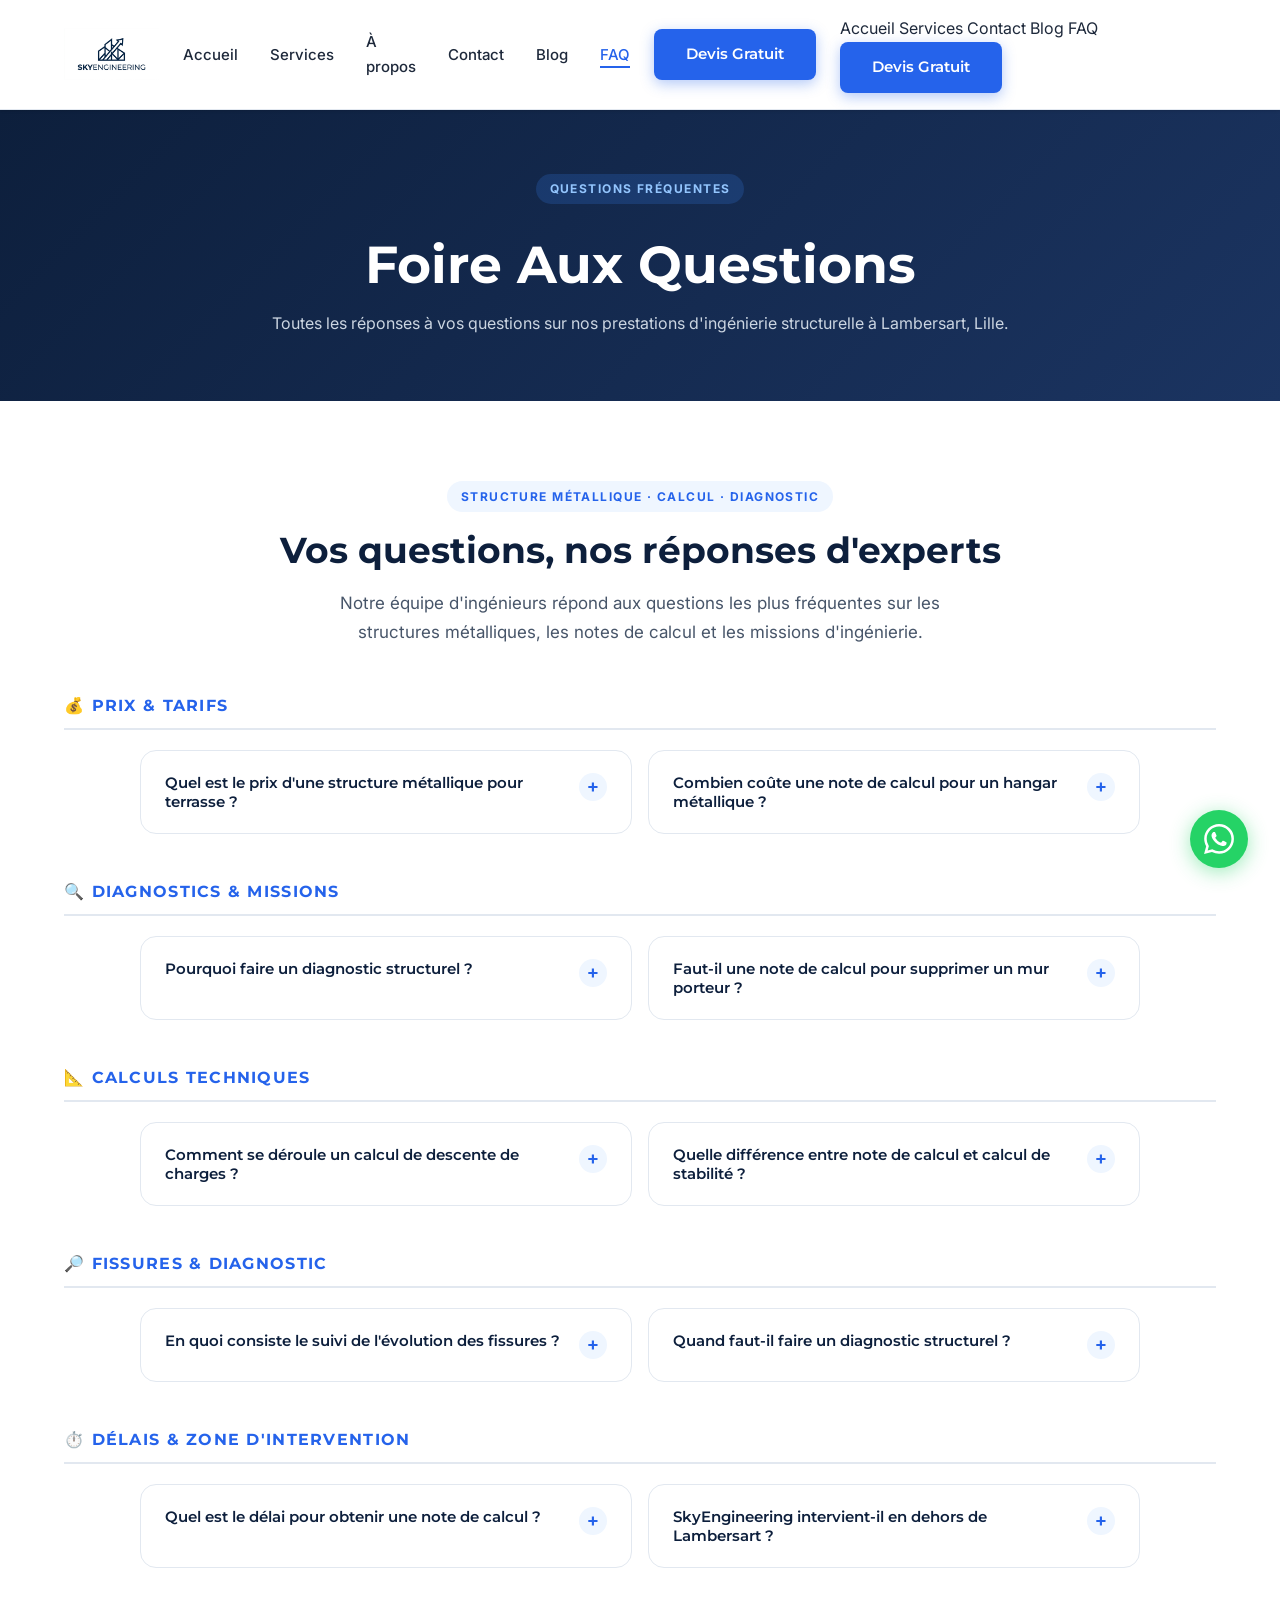
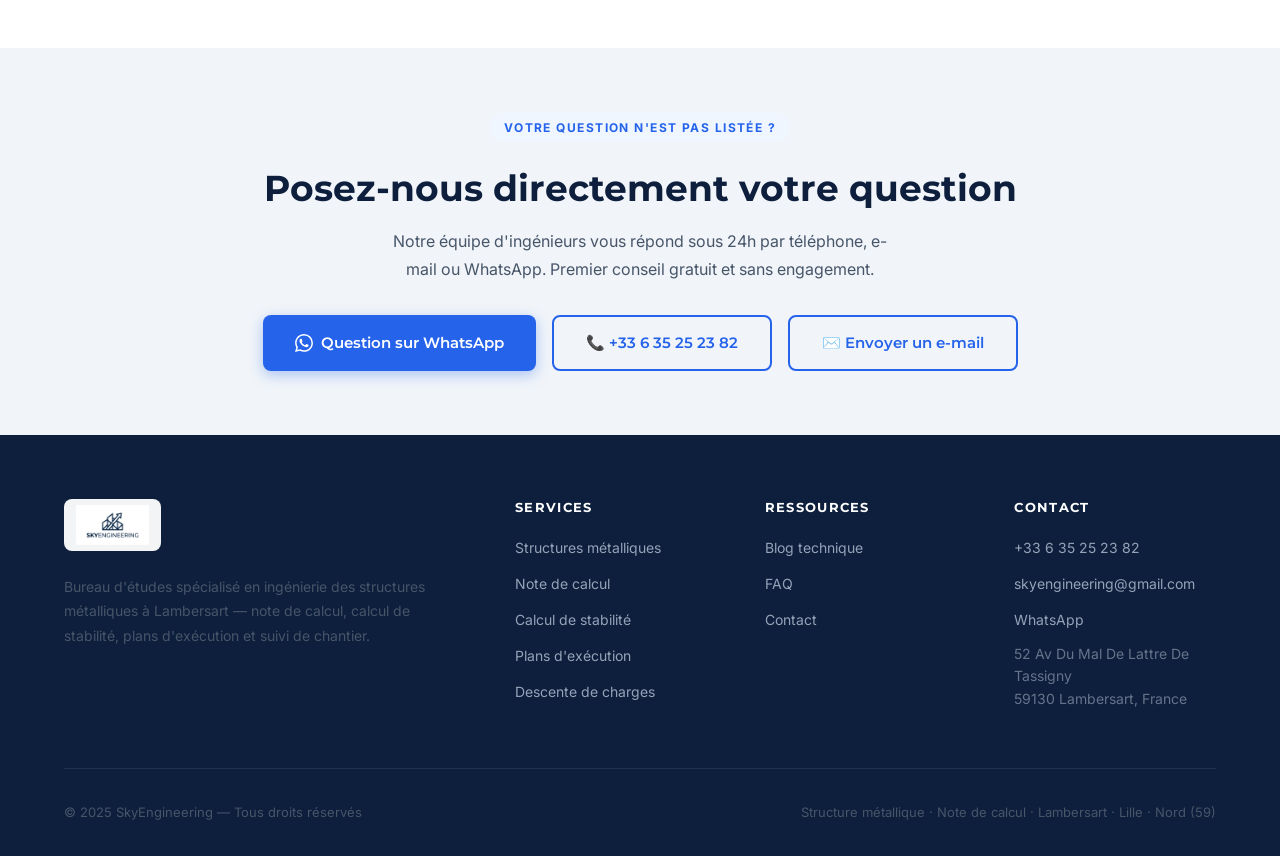
<file: faq.html>
<!DOCTYPE html>
<html lang="fr">
<head>
  <meta charset="UTF-8">
  <meta name="viewport" content="width=device-width, initial-scale=1.0">

  <!-- SEO Primary -->
  <title>FAQ — Structure Métallique, Note de Calcul & Diagnostic Structural | SkyEngineering Lille</title>
  <meta name="description" content="Toutes vos questions sur le prix d'une structure métallique, le diagnostic structurel et le calcul de descente de charges. Réponses expertes de SkyEngineering à Lambersart, Lille.">
  <meta name="keywords" content="prix structure métallique terrasse, diagnostic structurel, descente de charges, note de calcul, bureau études Lille, structure métallique FAQ">
  <meta name="author" content="SkyEngineering">
  <meta name="robots" content="index, follow">
  <link rel="canonical" href="https://www.skyengineering.fr/faq.html">

  <!-- Open Graph -->
  <meta property="og:type"        content="website">
  <meta property="og:url"         content="https://www.skyengineering.fr/faq.html">
  <meta property="og:title"       content="FAQ SkyEngineering — Questions sur la Structure Métallique à Lille">
  <meta property="og:description" content="Réponses expertes à vos questions : prix structure métallique terrasse, diagnostic structurel, descente de charges. Bureau d'études à Lambersart.">
  <meta property="og:image"       content="assets/SkyEngineering%20logo.png">

  <!-- ═══ Schema.org FAQPage — JSON-LD ═══ -->
  <script type="application/ld+json">
  {
    "@context": "https://schema.org",
    "@type": "FAQPage",
    "mainEntity": [
      {
        "@type": "Question",
        "name": "Quel est le prix d'une structure métallique pour terrasse ?",
        "acceptedAnswer": {
          "@type": "Answer",
          "text": "Le prix d'une structure métallique pour terrasse varie généralement entre 150 € et 450 € par m² selon la complexité, les dimensions et les finitions. Pour une terrasse de 20 m², comptez entre 3 000 € et 9 000 € pour la structure seule (hors revêtement et fondations). Les études de bureau (note de calcul, plans d'exécution) représentent entre 800 € et 2 500 € selon la mission. Contactez SkyEngineering pour un devis gratuit et personnalisé."
        }
      },
      {
        "@type": "Question",
        "name": "Pourquoi faire un diagnostic structurel ?",
        "acceptedAnswer": {
          "@type": "Answer",
          "text": "Un diagnostic structurel est essentiel avant tout travaux de rénovation, extension ou changement de destination d'un bâtiment. Il permet d'évaluer l'état de la structure existante (corrosion, fissuration, déformation), de vérifier sa capacité portante résiduelle, d'identifier les risques potentiels et d'établir la liste des travaux de confortement nécessaires. Il protège votre investissement et constitue un document opposable en cas de litige. SkyEngineering réalise des diagnostics structurels complets à Lambersart et dans toute la métropole de Lille."
        }
      },
      {
        "@type": "Question",
        "name": "Comment se déroule un calcul de descente de charges ?",
        "acceptedAnswer": {
          "@type": "Answer",
          "text": "La descente de charges est un calcul qui consiste à quantifier l'ensemble des forces (charges permanentes, charges d'exploitation, neige, vent) depuis le point le plus haut de la structure (toiture) jusqu'aux fondations. Elle se déroule en 4 étapes : 1) Identification des éléments porteurs et de leur géométrie, 2) Quantification des charges permanentes (poids propre des matériaux) et des charges variables selon l'Eurocode 1, 3) Combinaisons de charges aux états limites (ELU et ELS), 4) Transmission des efforts aux éléments inférieurs jusqu'aux semelles. Ce calcul est la base indispensable de toute note de calcul structurelle."
        }
      },
      {
        "@type": "Question",
        "name": "Quelle est la différence entre une note de calcul et un calcul de stabilité ?",
        "acceptedAnswer": {
          "@type": "Answer",
          "text": "La note de calcul est le document global qui regroupe l'ensemble des justifications dimensionnelles d'un ouvrage (descente de charges, dimensionnement des éléments, vérifications des assemblages). Le calcul de stabilité est une partie spécifique de la note de calcul qui vérifie que la structure résiste aux efforts horizontaux (vent, séisme) et que les éléments comprimés ne flambent pas (instabilité géométrique). SkyEngineering établit ces deux documents conformément aux Eurocodes EC0, EC1 et EC3."
        }
      },
      {
        "@type": "Question",
        "name": "Combien coûte une note de calcul pour un hangar métallique ?",
        "acceptedAnswer": {
          "@type": "Answer",
          "text": "Le coût d'une note de calcul pour un hangar en structure métallique dépend de la surface, de la complexité architecturale et de la mission demandée. Pour un hangar simple (portée ≤ 20 m, 300 m²), comptez entre 1 500 € et 3 500 €. Pour un bâtiment industriel complexe, le budget études peut aller de 3 500 € à 8 000 €. Ces honoraires incluent la note de calcul, les plans d'exécution de la charpente et l'assistance vis-à-vis du bureau de contrôle. Demandez un devis gratuit à SkyEngineering."
        }
      },
      {
        "@type": "Question",
        "name": "SkyEngineering intervient-il en dehors de Lambersart ?",
        "acceptedAnswer": {
          "@type": "Answer",
          "text": "Oui. Bien que notre bureau soit situé à Lambersart (59130), SkyEngineering intervient sur l'ensemble de la Métropole Européenne de Lille (MEL) et dans les Hauts-de-France. Nous réalisons également des études à distance (envoi de plans, modélisation 3D) pour des projets situés partout en France. Contactez-nous par WhatsApp ou e-mail pour définir les modalités d'intervention adaptées à votre projet."
        }
      },
      {
        "@type": "Question",
        "name": "Quel est le délai pour obtenir une note de calcul ?",
        "acceptedAnswer": {
          "@type": "Answer",
          "text": "Le délai de livraison d'une note de calcul varie selon la complexité du projet. Pour un projet résidentiel courant (extension, terrasse, suppression de mur porteur), comptez 5 à 10 jours ouvrés. Pour un bâtiment industriel ou un hangar, le délai est de 2 à 4 semaines. SkyEngineering s'engage sur les délais dès la signature du devis. Des délais express sont possibles sur demande."
        }
      },
      {
        "@type": "Question",
        "name": "Faut-il une note de calcul pour supprimer un mur porteur ?",
        "acceptedAnswer": {
          "@type": "Answer",
          "text": "Oui, la suppression ou le percement d'un mur porteur nécessite obligatoirement une étude structurelle. Celle-ci comprend le calcul de l'IPN ou de la poutre de substitution, la vérification des éléments d'appui (poteaux, longrines), la note de calcul justificative et les plans d'exécution. SkyEngineering réalise ces études pour les particuliers, les architectes et les entreprises de construction à Lambersart et Lille."
        }
      },
      {
        "@type": "Question",
        "name": "En quoi consiste le suivi de l'évolution des fissures ?",
        "acceptedAnswer": {
          "@type": "Answer",
          "text": "Le suivi de l'évolution des fissures est une mission d'expertise structurelle qui consiste à surveiller l'activité de fissures existantes sur un bâtiment. SkyEngineering intervient en trois phases : 1) Pose de témoins (plâtre ou jauges) sur les fissures identifiées ; 2) Relevés périodiques pour mesurer l'ouverture, la longueur et la direction des fissures ; 3) Rédaction d'un rapport d'expertise indiquant si les fissures sont actives ou stabilisées et préconisant les travaux de confortement éventuels. Ce suivi est essentiel avant toute transaction immobilière ou pour alerter les assurances en cas de sinistre."
        }
      }
    ]
  }
  </script>

  <!-- Schema.org LocalBusiness -->
  <script type="application/ld+json">
  {
    "@context": "https://schema.org",
    "@type": "LocalBusiness",
    "name": "SkyEngineering",
    "url": "https://www.skyengineering.fr",
    "telephone": "+33635252382",
    "address": {
      "@type": "PostalAddress",
      "streetAddress": "52 Av Du Mal De Lattre De Tassigny",
      "addressLocality": "Lambersart",
      "postalCode": "59130",
      "addressCountry": "FR"
    }
  }
  </script>

  <link rel="stylesheet" href="CSS/style.css">
  <link rel="icon" type="image/png" href="assets/SkyEngineering%20logo.png">
</head>
<body>

  <!-- ═══════════════════════════════ HEADER ═══════════════════════════════ -->
  <header class="site-header" role="banner">
    <div class="container">
      <nav class="navbar" aria-label="Navigation principale">
        <a href="index.html" class="navbar-logo" aria-label="SkyEngineering accueil">
          <img src="assets/SkyEngineering%20logo.png" alt="SkyEngineering" width="160" height="48">
        </a>
        <button class="nav-toggle" id="navToggle" aria-label="Ouvrir le menu" aria-expanded="false" aria-controls="mobileMenu">
          <span></span><span></span><span></span>
        </button>
        <ul class="navbar-nav" role="list">
          <li><a href="index.html">Accueil</a></li>
          <li><a href="index.html#services">Services</a></li>
          <li><a href="index.html#pourquoi-nous">À propos</a></li>
          <li><a href="index.html#contact">Contact</a></li>
          <li><a href="blog.html">Blog</a></li>
          <li><a href="faq.html" class="active">FAQ</a></li>
        </ul>
        <div class="navbar-cta">
          <a href="https://wa.link/z64yze" class="btn btn-primary" target="_blank" rel="noopener">Devis Gratuit</a>
        </div>
        <div class="navbar-mobile-menu" id="mobileMenu">
          <a href="index.html">Accueil</a>
          <a href="index.html#services">Services</a>
          <a href="index.html#contact">Contact</a>
          <a href="blog.html">Blog</a>
          <a href="faq.html">FAQ</a>
          <a href="https://wa.link/z64yze" class="btn btn-primary" target="_blank" rel="noopener">Devis Gratuit</a>
        </div>
      </nav>
    </div>
  </header>

  <main id="main-content">

    <!-- ═══════════════════════════════ FAQ HERO ═════════════════════════ -->
    <section class="faq-hero" aria-labelledby="faq-title">
      <div class="container">
        <span class="section-label" style="background:rgba(59,130,246,.2);color:#93C5FD;">Questions fréquentes</span>
        <h1 id="faq-title" style="margin-top:.75rem;">Foire Aux Questions</h1>
        <p>Toutes les réponses à vos questions sur nos prestations d'ingénierie structurelle à Lambersart, Lille.</p>
      </div>
    </section>

    <!-- ═══════════════════════════════ FAQ MAIN ═════════════════════════ -->
    <section class="section" aria-labelledby="faq-main-title">
      <div class="container">

        <div class="section-header">
          <span class="section-label">Structure Métallique · Calcul · Diagnostic</span>
          <h2 class="section-title" id="faq-main-title">Vos questions, nos réponses d'experts</h2>
          <p class="section-subtitle">Notre équipe d'ingénieurs répond aux questions les plus fréquentes sur les structures métalliques, les notes de calcul et les missions d'ingénierie.</p>
        </div>

        <!-- Category: Prix & Tarifs -->
        <div style="margin-bottom:3rem;">
          <h3 style="font-size:1rem;text-transform:uppercase;letter-spacing:.08em;color:var(--steel);margin-bottom:1.25rem;border-bottom:2px solid var(--gray-border);padding-bottom:.75rem;">
            💰 Prix &amp; Tarifs
          </h3>
          <div class="faq-grid">

            <div class="faq-item" id="faq-prix-terrasse">
              <button class="faq-question" aria-expanded="false" aria-controls="answer-terrasse">
                <span>Quel est le prix d'une structure métallique pour terrasse&nbsp;?</span>
                <span class="faq-icon" aria-hidden="true">+</span>
              </button>
              <div class="faq-answer" id="answer-terrasse" role="region">
                <p>Le prix d'une <strong>structure métallique pour terrasse</strong> varie généralement entre <strong>150 € et 450 € par m²</strong> selon la complexité, les dimensions et les finitions. Pour une terrasse de 20 m², comptez entre 3 000 € et 9 000 € pour la structure seule (hors revêtement et fondations).</p>
                <p>Les études de bureau (note de calcul, plans d'exécution) représentent entre <strong>800 € et 2 500 €</strong> selon la mission. <a href="https://wa.link/z64yze" target="_blank" rel="noopener" style="color:var(--steel);font-weight:600;">Contactez SkyEngineering</a> pour un devis gratuit et personnalisé.</p>
              </div>
            </div>

            <div class="faq-item" id="faq-cout-note">
              <button class="faq-question" aria-expanded="false" aria-controls="answer-cout-note">
                <span>Combien coûte une note de calcul pour un hangar métallique&nbsp;?</span>
                <span class="faq-icon" aria-hidden="true">+</span>
              </button>
              <div class="faq-answer" id="answer-cout-note" role="region">
                <p>Le coût dépend de la surface et de la complexité du bâtiment :</p>
                <ul style="margin:.75rem 0 .75rem 1.25rem;color:var(--text-light);">
                  <li><strong>Hangar simple</strong> (portée ≤ 20 m, ≤ 300 m²) : 1 500 € – 3 500 €</li>
                  <li><strong>Bâtiment industriel complexe</strong> : 3 500 € – 8 000 €</li>
                </ul>
                <p>Ces honoraires incluent la note de calcul, les plans d'exécution et l'assistance vis-à-vis du bureau de contrôle.</p>
              </div>
            </div>

          </div>
        </div>

        <!-- Category: Diagnostics & Missions -->
        <div style="margin-bottom:3rem;">
          <h3 style="font-size:1rem;text-transform:uppercase;letter-spacing:.08em;color:var(--steel);margin-bottom:1.25rem;border-bottom:2px solid var(--gray-border);padding-bottom:.75rem;">
            🔍 Diagnostics &amp; Missions
          </h3>
          <div class="faq-grid">

            <div class="faq-item" id="faq-diagnostic">
              <button class="faq-question" aria-expanded="false" aria-controls="answer-diagnostic">
                <span>Pourquoi faire un diagnostic structurel&nbsp;?</span>
                <span class="faq-icon" aria-hidden="true">+</span>
              </button>
              <div class="faq-answer" id="answer-diagnostic" role="region">
                <p>Un <strong>diagnostic structurel</strong> est essentiel avant tout travaux de rénovation, extension ou changement de destination d'un bâtiment. Il permet de :</p>
                <ul style="margin:.75rem 0 .75rem 1.25rem;color:var(--text-light);">
                  <li>Évaluer l'état de la structure existante (corrosion, fissuration, déformation)</li>
                  <li>Vérifier sa capacité portante résiduelle</li>
                  <li>Identifier les risques potentiels et les travaux de confortement nécessaires</li>
                  <li>Protéger votre investissement et votre responsabilité juridique</li>
                </ul>
                <p>SkyEngineering réalise des diagnostics structurels complets à Lambersart et dans toute la MEL.</p>
              </div>
            </div>

            <div class="faq-item" id="faq-mur-porteur">
              <button class="faq-question" aria-expanded="false" aria-controls="answer-mur-porteur">
                <span>Faut-il une note de calcul pour supprimer un mur porteur&nbsp;?</span>
                <span class="faq-icon" aria-hidden="true">+</span>
              </button>
              <div class="faq-answer" id="answer-mur-porteur" role="region">
                <p>Oui, la suppression ou le percement d'un <strong>mur porteur</strong> nécessite obligatoirement une étude structurelle comprenant :</p>
                <ul style="margin:.75rem 0 .75rem 1.25rem;color:var(--text-light);">
                  <li>Le calcul de l'IPN ou de la poutre de substitution</li>
                  <li>La vérification des éléments d'appui (poteaux, longrines)</li>
                  <li>La note de calcul justificative</li>
                  <li>Les plans d'exécution</li>
                </ul>
                <p>SkyEngineering réalise ces études pour les particuliers, architectes et entreprises à Lambersart et Lille.</p>
              </div>
            </div>

          </div>
        </div>

        <!-- Category: Calculs techniques -->
        <div style="margin-bottom:3rem;">
          <h3 style="font-size:1rem;text-transform:uppercase;letter-spacing:.08em;color:var(--steel);margin-bottom:1.25rem;border-bottom:2px solid var(--gray-border);padding-bottom:.75rem;">
            📐 Calculs Techniques
          </h3>
          <div class="faq-grid">

            <div class="faq-item" id="faq-descente">
              <button class="faq-question" aria-expanded="false" aria-controls="answer-descente">
                <span>Comment se déroule un calcul de descente de charges&nbsp;?</span>
                <span class="faq-icon" aria-hidden="true">+</span>
              </button>
              <div class="faq-answer" id="answer-descente" role="region">
                <p>La <strong>descente de charges</strong> quantifie l'ensemble des forces depuis la toiture jusqu'aux fondations. Elle se déroule en 4 étapes :</p>
                <ol style="margin:.75rem 0 .75rem 1.25rem;color:var(--text-light);">
                  <li><strong>Identification</strong> des éléments porteurs et de leur géométrie</li>
                  <li><strong>Quantification</strong> des charges permanentes et variables (Eurocode 1)</li>
                  <li><strong>Combinaisons</strong> de charges aux états limites ELU et ELS</li>
                  <li><strong>Transmission</strong> des efforts jusqu'aux semelles de fondation</li>
                </ol>
                <p>Ce calcul est la base indispensable de toute note de calcul structurelle.</p>
              </div>
            </div>

            <div class="faq-item" id="faq-stabilite-vs-note">
              <button class="faq-question" aria-expanded="false" aria-controls="answer-stabilite-vs-note">
                <span>Quelle différence entre note de calcul et calcul de stabilité&nbsp;?</span>
                <span class="faq-icon" aria-hidden="true">+</span>
              </button>
              <div class="faq-answer" id="answer-stabilite-vs-note" role="region">
                <p>La <strong>note de calcul</strong> est le document global regroupant toutes les justifications dimensionnelles de l'ouvrage. Le <strong>calcul de stabilité</strong> est une partie spécifique qui vérifie que la structure résiste aux efforts horizontaux (vent, séisme) et que les éléments comprimés ne flambent pas.</p>
                <p>SkyEngineering établit ces deux documents conformément aux Eurocodes EC0, EC1 et EC3.</p>
              </div>
            </div>

          </div>
        </div>

        <!-- Category: Fissures & Diagnostic -->
        <div style="margin-bottom:3rem;">
          <h3 style="font-size:1rem;text-transform:uppercase;letter-spacing:.08em;color:var(--steel);margin-bottom:1.25rem;border-bottom:2px solid var(--gray-border);padding-bottom:.75rem;">
            🔎 Fissures &amp; Diagnostic
          </h3>
          <div class="faq-grid">

            <div class="faq-item" id="faq-fissures">
              <button class="faq-question" aria-expanded="false" aria-controls="answer-fissures">
                <span>En quoi consiste le suivi de l'évolution des fissures&nbsp;?</span>
                <span class="faq-icon" aria-hidden="true">+</span>
              </button>
              <div class="faq-answer" id="answer-fissures" role="region">
                <p>Le <strong>suivi de l'évolution des fissures</strong> est une mission d'expertise structurelle pour surveiller l'activité de fissures sur un bâtiment existant. SkyEngineering intervient en trois phases :</p>
                <ol style="margin:.75rem 0 .75rem 1.25rem;color:var(--text-light);">
                  <li><strong>Pose de témoins</strong> (plâtre ou jauges calibrées) sur les fissures identifiées</li>
                  <li><strong>Relevés périodiques</strong> — mesure de l'ouverture, de la longueur et de la direction</li>
                  <li><strong>Rapport d'expertise</strong> — fissures actives ou stabilisées, préconisations de confortement</li>
                </ol>
                <p>Indispensable avant toute transaction immobilière ou déclaration de sinistre en assurance.</p>
              </div>
            </div>

            <div class="faq-item" id="faq-diagnostic2">
              <button class="faq-question" aria-expanded="false" aria-controls="answer-diagnostic2">
                <span>Quand faut-il faire un diagnostic structurel&nbsp;?</span>
                <span class="faq-icon" aria-hidden="true">+</span>
              </button>
              <div class="faq-answer" id="answer-diagnostic2" role="region">
                <p>Un <strong>diagnostic structurel</strong> est recommandé dans les cas suivants :</p>
                <ul style="margin:.75rem 0 .75rem 1.25rem;color:var(--text-light);">
                  <li>Apparition de fissures significatives sur façades, planchers ou refends</li>
                  <li>Avant achat ou vente d'un bien immobilier ancien</li>
                  <li>Projet d'extension, surélévation ou changement de destination</li>
                  <li>Tassement différentiel ou mouvement de terrain détecté</li>
                </ul>
                <p>SkyEngineering réalise le diagnostic et vous remet un rapport complet avec plan d'action chiffré.</p>
              </div>
            </div>

          </div>
        </div>

        <!-- Category: Organisation & Délais -->
        <div>
          <h3 style="font-size:1rem;text-transform:uppercase;letter-spacing:.08em;color:var(--steel);margin-bottom:1.25rem;border-bottom:2px solid var(--gray-border);padding-bottom:.75rem;">
            ⏱️ Délais &amp; Zone d'intervention
          </h3>
          <div class="faq-grid">

            <div class="faq-item" id="faq-delais">
              <button class="faq-question" aria-expanded="false" aria-controls="answer-delais">
                <span>Quel est le délai pour obtenir une note de calcul&nbsp;?</span>
                <span class="faq-icon" aria-hidden="true">+</span>
              </button>
              <div class="faq-answer" id="answer-delais" role="region">
                <p>Les délais varient selon la complexité :</p>
                <ul style="margin:.75rem 0 .75rem 1.25rem;color:var(--text-light);">
                  <li><strong>Projet résidentiel courant</strong> (extension, terrasse, mur porteur) : 5 à 10 jours ouvrés</li>
                  <li><strong>Bâtiment industriel ou hangar</strong> : 2 à 4 semaines</li>
                </ul>
                <p>SkyEngineering s'engage sur les délais dès la signature du devis. Des délais express sont disponibles sur demande.</p>
              </div>
            </div>

            <div class="faq-item" id="faq-zone">
              <button class="faq-question" aria-expanded="false" aria-controls="answer-zone">
                <span>SkyEngineering intervient-il en dehors de Lambersart&nbsp;?</span>
                <span class="faq-icon" aria-hidden="true">+</span>
              </button>
              <div class="faq-answer" id="answer-zone" role="region">
                <p>Oui. Notre bureau est à <strong>Lambersart (59130)</strong>, mais nous intervenons sur toute la <strong>Métropole Européenne de Lille (MEL)</strong> et dans les Hauts-de-France. Nous réalisons également des études à distance (envoi de plans, modélisation 3D) pour des projets situés partout en France.</p>
                <p><a href="https://wa.link/z64yze" target="_blank" rel="noopener" style="color:var(--steel);font-weight:600;">Contactez-nous par WhatsApp</a> pour définir les modalités d'intervention.</p>
              </div>
            </div>

          </div>
        </div>

      </div>
    </section>

    <!-- ═══════════════════════════ CONTACT CTA ══════════════════════════ -->
    <section class="faq-cta" aria-labelledby="faq-cta-title">
      <div class="container">
        <span class="section-label">Votre question n'est pas listée&nbsp;?</span>
        <h2 id="faq-cta-title" style="margin-top:.5rem;margin-bottom:1rem;">Posez-nous directement votre question</h2>
        <p style="max-width:520px;margin:0 auto 2rem;">Notre équipe d'ingénieurs vous répond sous 24h par téléphone, e-mail ou WhatsApp. Premier conseil gratuit et sans engagement.</p>
        <div style="display:flex;gap:1rem;justify-content:center;flex-wrap:wrap;">
          <a href="https://wa.link/z64yze" class="btn btn-primary" target="_blank" rel="noopener">
            <svg width="18" height="18" viewBox="0 0 24 24" fill="currentColor" aria-hidden="true"><path d="M17.472 14.382c-.297-.149-1.758-.867-2.03-.967-.273-.099-.471-.148-.67.15-.197.297-.767.966-.94 1.164-.173.199-.347.223-.644.075-.297-.15-1.255-.463-2.39-1.475-.883-.788-1.48-1.761-1.653-2.059-.173-.297-.018-.458.13-.606.134-.133.298-.347.446-.52.149-.174.198-.298.298-.497.099-.198.05-.371-.025-.52-.075-.149-.669-1.612-.916-2.207-.242-.579-.487-.5-.669-.51-.173-.008-.371-.01-.57-.01-.198 0-.52.074-.792.372-.272.297-1.04 1.016-1.04 2.479 0 1.462 1.065 2.875 1.213 3.074.149.198 2.096 3.2 5.077 4.487.709.306 1.262.489 1.694.625.712.227 1.36.195 1.871.118.571-.085 1.758-.719 2.006-1.413.248-.694.248-1.289.173-1.413-.074-.124-.272-.198-.57-.347m-5.421 7.403h-.004a9.87 9.87 0 01-5.031-1.378l-.361-.214-3.741.982.998-3.648-.235-.374a9.86 9.86 0 01-1.51-5.26c.001-5.45 4.436-9.884 9.888-9.884 2.64 0 5.122 1.03 6.988 2.898a9.825 9.825 0 012.893 6.994c-.003 5.45-4.437 9.884-9.885 9.884m8.413-18.297A11.815 11.815 0 0012.05 0C5.495 0 .16 5.335.157 11.892c0 2.096.547 4.142 1.588 5.945L.057 24l6.305-1.654a11.882 11.882 0 005.683 1.448h.005c6.554 0 11.89-5.335 11.893-11.893a11.821 11.821 0 00-3.48-8.413z"/></svg>
            Question sur WhatsApp
          </a>
          <a href="tel:+33635252382" class="btn btn-outline">
            📞 +33 6 35 25 23 82
          </a>
          <a href="mailto:skyengineering@gmail.com" class="btn btn-outline">
            ✉️ Envoyer un e-mail
          </a>
        </div>
      </div>
    </section>

  </main>

  <!-- ═══════════════════════════ FOOTER ══════════════════════════════════ -->
  <footer class="site-footer" role="contentinfo">
    <div class="container">
      <div class="footer-grid">
        <div class="footer-brand">
          <img src="assets/SkyEngineering%20logo.png" alt="SkyEngineering — Bureau d'études structure métallique Lambersart" width="160" height="48">
          <p>Bureau d'études spécialisé en ingénierie des structures métalliques à Lambersart — note de calcul, calcul de stabilité, plans d'exécution et suivi de chantier.</p>
        </div>
        <div class="footer-col">
          <h4>Services</h4>
          <ul>
            <li><a href="index.html#services">Structures métalliques</a></li>
            <li><a href="index.html#services">Note de calcul</a></li>
            <li><a href="index.html#services">Calcul de stabilité</a></li>
            <li><a href="index.html#services">Plans d'exécution</a></li>
            <li><a href="index.html#services">Descente de charges</a></li>
          </ul>
        </div>
        <div class="footer-col">
          <h4>Ressources</h4>
          <ul>
            <li><a href="blog.html">Blog technique</a></li>
            <li><a href="faq.html">FAQ</a></li>
            <li><a href="index.html#contact">Contact</a></li>
          </ul>
        </div>
        <div class="footer-col">
          <h4>Contact</h4>
          <ul>
            <li><a href="tel:+33635252382">+33 6 35 25 23 82</a></li>
            <li><a href="mailto:skyengineering@gmail.com">skyengineering@gmail.com</a></li>
            <li><a href="https://wa.link/z64yze" target="_blank" rel="noopener">WhatsApp</a></li>
            <li style="color:#64748b;font-size:.875rem;margin-top:.5rem;">52 Av Du Mal De Lattre De Tassigny<br>59130 Lambersart, France</li>
          </ul>
        </div>
      </div>
      <div class="footer-bottom">
        <p>&copy; 2025 SkyEngineering — Tous droits réservés</p>
        <p>Structure métallique · Note de calcul · Lambersart · Lille · Nord (59)</p>
      </div>
    </div>
  </footer>

  <!-- Floating WhatsApp -->
  <a href="https://wa.link/z64yze" class="whatsapp-float" target="_blank" rel="noopener" aria-label="Contacter SkyEngineering sur WhatsApp">
    <span class="whatsapp-tooltip">Devis gratuit sur WhatsApp</span>
    <svg viewBox="0 0 24 24" xmlns="http://www.w3.org/2000/svg" aria-hidden="true">
      <path d="M17.472 14.382c-.297-.149-1.758-.867-2.03-.967-.273-.099-.471-.148-.67.15-.197.297-.767.966-.94 1.164-.173.199-.347.223-.644.075-.297-.15-1.255-.463-2.39-1.475-.883-.788-1.48-1.761-1.653-2.059-.173-.297-.018-.458.13-.606.134-.133.298-.347.446-.52.149-.174.198-.298.298-.497.099-.198.05-.371-.025-.52-.075-.149-.669-1.612-.916-2.207-.242-.579-.487-.5-.669-.51-.173-.008-.371-.01-.57-.01-.198 0-.52.074-.792.372-.272.297-1.04 1.016-1.04 2.479 0 1.462 1.065 2.875 1.213 3.074.149.198 2.096 3.2 5.077 4.487.709.306 1.262.489 1.694.625.712.227 1.36.195 1.871.118.571-.085 1.758-.719 2.006-1.413.248-.694.248-1.289.173-1.413-.074-.124-.272-.198-.57-.347m-5.421 7.403h-.004a9.87 9.87 0 01-5.031-1.378l-.361-.214-3.741.982.998-3.648-.235-.374a9.86 9.86 0 01-1.51-5.26c.001-5.45 4.436-9.884 9.888-9.884 2.64 0 5.122 1.03 6.988 2.898a9.825 9.825 0 012.893 6.994c-.003 5.45-4.437 9.884-9.885 9.884m8.413-18.297A11.815 11.815 0 0012.05 0C5.495 0 .16 5.335.157 11.892c0 2.096.547 4.142 1.588 5.945L.057 24l6.305-1.654a11.882 11.882 0 005.683 1.448h.005c6.554 0 11.89-5.335 11.893-11.893a11.821 11.821 0 00-3.48-8.413z"/>
    </svg>
  </a>

  <script>
    // Navbar toggle
    const toggle = document.getElementById('navToggle');
    const menu   = document.getElementById('mobileMenu');
    toggle.addEventListener('click', () => {
      const open = menu.classList.toggle('open');
      toggle.classList.toggle('open', open);
      toggle.setAttribute('aria-expanded', open);
    });

    // Accordion FAQ
    document.querySelectorAll('.faq-question').forEach(btn => {
      btn.addEventListener('click', () => {
        const item   = btn.closest('.faq-item');
        const isOpen = item.classList.contains('open');

        // Close all
        document.querySelectorAll('.faq-item.open').forEach(el => {
          el.classList.remove('open');
          el.querySelector('.faq-question').setAttribute('aria-expanded', 'false');
        });

        // Toggle current
        if (!isOpen) {
          item.classList.add('open');
          btn.setAttribute('aria-expanded', 'true');
        }
      });
    });
  </script>
</body>
</html>
</file>
<file: CSS/style.css>
/* ============================================================
   SkyEngineering — style.css
   Palette : Navy #0D1F3C | Steel Blue #2563EB | Gray #64748B | White #FFFFFF
   Fonts   : Montserrat (headings) + Inter (body)
   ============================================================ */

@import url('https://fonts.googleapis.com/css2?family=Montserrat:wght@400;600;700;800&family=Inter:wght@300;400;500;600&display=swap');

/* ── CSS Custom Properties ── */
:root {
  --navy:        #0D1F3C;
  --navy-light:  #1B3461;
  --steel:       #2563EB;
  --steel-light: #3B82F6;
  --steel-pale:  #EFF6FF;
  --gray:        #64748B;
  --gray-light:  #F1F5F9;
  --gray-border: #E2E8F0;
  --concrete:    #8E9EAB;
  --white:       #FFFFFF;
  --text:        #1E293B;
  --text-light:  #475569;
  --whatsapp:    #25D366;
  --radius:      8px;
  --radius-lg:   16px;
  --shadow-sm:   0 1px 3px rgba(0,0,0,.08), 0 1px 2px rgba(0,0,0,.06);
  --shadow:      0 4px 6px -1px rgba(0,0,0,.1), 0 2px 4px -1px rgba(0,0,0,.06);
  --shadow-lg:   0 10px 15px -3px rgba(0,0,0,.1), 0 4px 6px -2px rgba(0,0,0,.05);
  --shadow-xl:   0 20px 25px -5px rgba(0,0,0,.1), 0 10px 10px -5px rgba(0,0,0,.04);
  --transition:  all .25s ease;
  --max-width:   1200px;
}

/* ── Reset ── */
*, *::before, *::after { box-sizing: border-box; margin: 0; padding: 0; }
html { scroll-behavior: smooth; font-size: 16px; }
body {
  font-family: 'Inter', sans-serif;
  color: var(--text);
  background: var(--white);
  line-height: 1.6;
  overflow-x: hidden;
}
img { max-width: 100%; height: auto; display: block; }
a  { color: inherit; text-decoration: none; }
ul { list-style: none; }
button { cursor: pointer; border: none; background: none; font-family: inherit; }

/* ── Typography ── */
h1, h2, h3, h4, h5 {
  font-family: 'Montserrat', sans-serif;
  font-weight: 700;
  line-height: 1.25;
  color: var(--navy);
}
h1 { font-size: clamp(2rem, 5vw, 3.25rem); }
h2 { font-size: clamp(1.6rem, 3.5vw, 2.25rem); }
h3 { font-size: clamp(1.2rem, 2.5vw, 1.5rem); }
h4 { font-size: 1.125rem; }
p  { color: var(--text-light); line-height: 1.75; }

/* ── Utility ── */
.container { width: 100%; max-width: var(--max-width); margin: 0 auto; padding: 0 1.5rem; }
.section    { padding: 5rem 0; }
.section-alt { background: var(--gray-light); }
.section-dark { background: var(--navy); }

.section-label {
  display: inline-block;
  font-size: .75rem;
  font-weight: 700;
  letter-spacing: .12em;
  text-transform: uppercase;
  color: var(--steel);
  background: var(--steel-pale);
  padding: .35rem .85rem;
  border-radius: 999px;
  margin-bottom: 1rem;
}
.section-title {
  margin-bottom: 1rem;
}
.section-subtitle {
  font-size: 1.0625rem;
  color: var(--text-light);
  max-width: 600px;
  margin-bottom: 3rem;
}
.section-header { text-align: center; }
.section-header .section-subtitle { margin: .75rem auto 3rem; }

.btn {
  display: inline-flex;
  align-items: center;
  gap: .5rem;
  font-family: 'Montserrat', sans-serif;
  font-weight: 600;
  font-size: .9375rem;
  padding: .85rem 2rem;
  border-radius: var(--radius);
  transition: var(--transition);
  white-space: nowrap;
}
.btn-primary {
  background: var(--steel);
  color: var(--white);
  box-shadow: 0 4px 14px rgba(37,99,235,.35);
}
.btn-primary:hover { background: #1D4ED8; box-shadow: 0 6px 20px rgba(37,99,235,.45); transform: translateY(-1px); }
.btn-outline {
  background: transparent;
  color: var(--steel);
  border: 2px solid var(--steel);
}
.btn-outline:hover { background: var(--steel); color: var(--white); }
.btn-white {
  background: var(--white);
  color: var(--navy);
}
.btn-white:hover { background: var(--gray-light); }

.badge {
  display: inline-block;
  background: var(--steel-pale);
  color: var(--steel);
  font-size: .75rem;
  font-weight: 600;
  padding: .25rem .65rem;
  border-radius: 999px;
  margin-right: .4rem;
  margin-bottom: .4rem;
}

/* ── Header / Navbar ── */
.site-header {
  position: sticky;
  top: 0;
  z-index: 1000;
  background: var(--white);
  border-bottom: 1px solid var(--gray-border);
  box-shadow: var(--shadow-sm);
}
.navbar {
  display: flex;
  align-items: center;
  justify-content: space-between;
  padding: 1rem 0;
  gap: 1.5rem;
}
.navbar-logo img {
  height: 52px;
  width: auto;
  max-width: 200px;
  object-fit: contain;
}
.navbar-nav {
  display: flex;
  align-items: center;
  gap: 2rem;
}
.navbar-nav a {
  font-size: .9375rem;
  font-weight: 500;
  color: var(--text);
  position: relative;
  transition: color .2s;
}
.navbar-nav a::after {
  content: '';
  position: absolute;
  left: 0; bottom: -4px;
  width: 0; height: 2px;
  background: var(--steel);
  transition: width .25s ease;
}
.navbar-nav a:hover, .navbar-nav a.active { color: var(--steel); }
.navbar-nav a:hover::after, .navbar-nav a.active::after { width: 100%; }
.navbar-cta { display: flex; gap: .75rem; align-items: center; }

/* Hamburger */
.nav-toggle {
  display: none;
  flex-direction: column;
  gap: 5px;
  padding: .5rem;
  border-radius: var(--radius);
}
.nav-toggle span {
  display: block;
  width: 24px; height: 2px;
  background: var(--navy);
  border-radius: 2px;
  transition: var(--transition);
}
.nav-toggle.open span:nth-child(1) { transform: translateY(7px) rotate(45deg); }
.nav-toggle.open span:nth-child(2) { opacity: 0; }
.nav-toggle.open span:nth-child(3) { transform: translateY(-7px) rotate(-45deg); }

/* ── Hero ── */
.hero {
  background: linear-gradient(135deg, var(--navy) 0%, var(--navy-light) 55%, #1E3A5F 100%);
  color: var(--white);
  padding: 6rem 0 5rem;
  position: relative;
  overflow: hidden;
}
.hero::before {
  content: '';
  position: absolute;
  inset: 0;
  background: url("data:image/svg+xml,%3Csvg xmlns='http://www.w3.org/2000/svg' width='80' height='80'%3E%3Cpath d='M0 80L80 0M-10 10L10 -10M70 90L90 70' stroke='%23ffffff08' stroke-width='1'/%3E%3C/svg%3E");
}
.hero-grid {
  display: grid;
  grid-template-columns: 1fr 1fr;
  gap: 4rem;
  align-items: center;
  position: relative;
}
.hero-eyebrow {
  display: inline-flex;
  align-items: center;
  gap: .5rem;
  background: rgba(255,255,255,.1);
  border: 1px solid rgba(255,255,255,.15);
  padding: .4rem 1rem;
  border-radius: 999px;
  font-size: .8125rem;
  font-weight: 600;
  letter-spacing: .08em;
  text-transform: uppercase;
  color: #93C5FD;
  margin-bottom: 1.5rem;
}
.hero h1 { color: var(--white); margin-bottom: 1.25rem; }
.hero h1 span { color: var(--steel-light); }
.hero-description {
  font-size: 1.0625rem;
  color: #CBD5E1;
  line-height: 1.8;
  margin-bottom: 2.5rem;
  max-width: 520px;
}
.hero-actions { display: flex; gap: 1rem; flex-wrap: wrap; margin-bottom: 3rem; }
.hero-stats {
  display: flex;
  gap: 2.5rem;
  padding-top: 2rem;
  border-top: 1px solid rgba(255,255,255,.12);
}
.hero-stat-value {
  font-family: 'Montserrat', sans-serif;
  font-size: 1.875rem;
  font-weight: 800;
  color: var(--white);
  line-height: 1;
}
.hero-stat-label {
  font-size: .8125rem;
  color: #94A3B8;
  margin-top: .25rem;
}
.hero-visual {
  display: flex;
  flex-direction: column;
  gap: 1rem;
}
.hero-card {
  background: rgba(255,255,255,.06);
  border: 1px solid rgba(255,255,255,.1);
  backdrop-filter: blur(8px);
  border-radius: var(--radius-lg);
  padding: 1.5rem;
}
.hero-card-title {
  font-family: 'Montserrat', sans-serif;
  font-weight: 700;
  font-size: .875rem;
  color: var(--white);
  margin-bottom: .75rem;
  text-transform: uppercase;
  letter-spacing: .06em;
}
.hero-services-grid {
  display: grid;
  grid-template-columns: 1fr 1fr;
  gap: .5rem;
}
.hero-service-item {
  display: flex;
  align-items: center;
  gap: .5rem;
  font-size: .8125rem;
  color: #CBD5E1;
  padding: .4rem .5rem;
  border-radius: var(--radius);
  transition: background .2s;
}
.hero-service-item:hover { background: rgba(255,255,255,.05); }
.hero-service-item .dot {
  width: 6px; height: 6px;
  border-radius: 50%;
  background: var(--steel-light);
  flex-shrink: 0;
}
.hero-contact-card {
  background: var(--steel);
  border-radius: var(--radius-lg);
  padding: 1.25rem 1.5rem;
}
.hero-contact-row {
  display: flex;
  align-items: center;
  gap: .75rem;
  color: rgba(255,255,255,.9);
  font-size: .875rem;
  margin-bottom: .5rem;
}
.hero-contact-row:last-child { margin-bottom: 0; }
.hero-contact-icon {
  width: 32px; height: 32px;
  background: rgba(255,255,255,.15);
  border-radius: 50%;
  display: flex;
  align-items: center;
  justify-content: center;
  flex-shrink: 0;
  font-size: .875rem;
}

/* ── Services ── */
.services-grid {
  display: grid;
  grid-template-columns: repeat(auto-fill, minmax(280px, 1fr));
  gap: 1.5rem;
}
.service-card {
  background: var(--white);
  border: 1px solid var(--gray-border);
  border-radius: var(--radius-lg);
  padding: 2rem;
  transition: var(--transition);
  position: relative;
  overflow: hidden;
}
.service-card::before {
  content: '';
  position: absolute;
  top: 0; left: 0;
  width: 4px; height: 100%;
  background: var(--steel);
  transform: scaleY(0);
  transform-origin: bottom;
  transition: transform .3s ease;
}
.service-card:hover {
  transform: translateY(-4px);
  box-shadow: var(--shadow-lg);
  border-color: var(--steel);
}
.service-card:hover::before { transform: scaleY(1); }

/* Service card image */
.service-img-wrap {
  margin: -2rem -2rem 1.5rem;
  height: 150px;
  overflow: hidden;
  border-radius: var(--radius-lg) var(--radius-lg) 0 0;
}
.service-img-wrap img {
  width: 100%;
  height: 100%;
  object-fit: cover;
  transition: transform .45s ease;
  display: block;
}
.service-card:hover .service-img-wrap img { transform: scale(1.06); }

.service-icon {
  width: 52px; height: 52px;
  background: var(--steel-pale);
  border-radius: var(--radius);
  display: flex;
  align-items: center;
  justify-content: center;
  font-size: 1.5rem;
  margin-bottom: 1.25rem;
}
.service-card h3 {
  font-size: 1.0625rem;
  margin-bottom: .625rem;
}
.service-card p { font-size: .9rem; }

/* ── Contact Form ── */
.form-section-grid {
  display: grid;
  grid-template-columns: 1fr 1.6fr;
  gap: 4rem;
  align-items: start;
}
.form-section-info .section-title { margin-bottom: .75rem; }
.form-section-info .section-subtitle { margin-bottom: 2rem; }
.form-info-points { display: flex; flex-direction: column; gap: .875rem; }
.form-info-point {
  display: flex;
  align-items: center;
  gap: .75rem;
  font-size: .9375rem;
  color: var(--text-light);
}
.form-info-point-icon {
  width: 36px; height: 36px;
  background: var(--steel-pale);
  border-radius: 50%;
  display: flex; align-items: center; justify-content: center;
  font-size: 1rem;
  flex-shrink: 0;
}
.contact-form {
  background: var(--white);
  border: 1px solid var(--gray-border);
  border-radius: var(--radius-lg);
  padding: 2.5rem;
  box-shadow: var(--shadow-lg);
}
.form-row {
  display: grid;
  grid-template-columns: 1fr 1fr;
  gap: 1.25rem;
}
.form-group {
  display: flex;
  flex-direction: column;
  gap: .45rem;
  margin-bottom: 1.25rem;
}
.form-group:last-of-type { margin-bottom: .5rem; }
.form-group label {
  font-family: 'Montserrat', sans-serif;
  font-size: .75rem;
  font-weight: 700;
  color: var(--navy);
  text-transform: uppercase;
  letter-spacing: .07em;
}
.form-group label span { color: var(--steel); margin-left: 2px; }
.form-group input,
.form-group textarea {
  width: 100%;
  padding: .85rem 1rem;
  border: 1.5px solid var(--gray-border);
  border-radius: var(--radius);
  font-family: 'Inter', sans-serif;
  font-size: .9375rem;
  color: var(--text);
  background: var(--white);
  transition: border-color .2s, box-shadow .2s;
  outline: none;
  -webkit-appearance: none;
}
.form-group input::placeholder,
.form-group textarea::placeholder { color: var(--concrete); }
.form-group input:focus,
.form-group textarea:focus {
  border-color: var(--steel);
  box-shadow: 0 0 0 3px rgba(37,99,235,.12);
}
.form-group input:invalid:not(:placeholder-shown),
.form-group textarea:invalid:not(:placeholder-shown) { border-color: #EF4444; }
.form-group textarea {
  resize: vertical;
  min-height: 130px;
  line-height: 1.6;
}
.form-submit {
  display: flex;
  align-items: center;
  gap: 1.25rem;
  flex-wrap: wrap;
  margin-top: 1.25rem;
}
.form-note {
  font-size: .8125rem;
  color: var(--concrete);
  margin: 0;
}
.form-success {
  display: none;
  align-items: center;
  gap: .75rem;
  background: #ECFDF5;
  border: 1px solid #6EE7B7;
  border-radius: var(--radius);
  padding: 1rem 1.25rem;
  color: #065F46;
  font-size: .9375rem;
  margin-top: 1rem;
}

@media (max-width: 768px) {
  .form-section-grid { grid-template-columns: 1fr; gap: 2rem; }
  .form-row { grid-template-columns: 1fr; }
  .contact-form { padding: 1.5rem; }
}

/* ── Why Us ── */
.why-grid {
  display: grid;
  grid-template-columns: 1fr 1fr;
  gap: 4rem;
  align-items: center;
}
.why-features { display: flex; flex-direction: column; gap: 1.5rem; margin-top: 2rem; }
.why-feature {
  display: flex;
  gap: 1rem;
  padding: 1.25rem;
  background: var(--white);
  border-radius: var(--radius-lg);
  border: 1px solid var(--gray-border);
  transition: var(--transition);
}
.why-feature:hover { border-color: var(--steel); box-shadow: var(--shadow); }
.why-feature-icon {
  width: 44px; height: 44px;
  background: var(--steel-pale);
  border-radius: var(--radius);
  display: flex; align-items: center; justify-content: center;
  font-size: 1.25rem;
  flex-shrink: 0;
}
.why-feature-body h4 { font-size: 1rem; margin-bottom: .25rem; }
.why-feature-body p  { font-size: .875rem; }

.stats-card {
  background: linear-gradient(135deg, var(--navy), var(--navy-light));
  border-radius: var(--radius-lg);
  padding: 3rem;
  color: var(--white);
}
.stats-grid { display: grid; grid-template-columns: 1fr 1fr; gap: 2rem; margin-top: 2rem; }
.stat-item { text-align: center; }
.stat-number {
  font-family: 'Montserrat', sans-serif;
  font-size: 2.5rem;
  font-weight: 800;
  color: var(--steel-light);
  line-height: 1;
}
.stat-desc { font-size: .875rem; color: #94A3B8; margin-top: .5rem; }

/* ── Process ── */
.process-steps {
  display: grid;
  grid-template-columns: repeat(auto-fit, minmax(220px, 1fr));
  gap: 1.5rem;
  counter-reset: step;
}
.process-step {
  text-align: center;
  padding: 2rem 1.5rem;
  background: var(--white);
  border-radius: var(--radius-lg);
  border: 1px solid var(--gray-border);
  position: relative;
}
.process-step-number {
  width: 48px; height: 48px;
  background: var(--steel);
  color: var(--white);
  border-radius: 50%;
  display: flex;
  align-items: center;
  justify-content: center;
  font-family: 'Montserrat', sans-serif;
  font-weight: 800;
  font-size: 1.125rem;
  margin: 0 auto 1rem;
}
.process-step h4 { margin-bottom: .5rem; }
.process-step p { font-size: .875rem; }

/* ── Local / Contact ── */
.contact-grid {
  display: grid;
  grid-template-columns: 1fr 1fr;
  gap: 3rem;
  align-items: start;
}
.contact-info { display: flex; flex-direction: column; gap: 1.5rem; }
.contact-item {
  display: flex;
  gap: 1rem;
  align-items: flex-start;
}
.contact-icon {
  width: 48px; height: 48px;
  background: var(--steel-pale);
  border-radius: var(--radius);
  display: flex; align-items: center; justify-content: center;
  font-size: 1.25rem;
  flex-shrink: 0;
  color: var(--steel);
}
.contact-item h4 { font-size: .875rem; text-transform: uppercase; letter-spacing: .06em; color: var(--steel); margin-bottom: .25rem; }
.contact-item p, .contact-item a { font-size: .9375rem; color: var(--text-light); }
.contact-item a:hover { color: var(--steel); }

.map-embed {
  border-radius: var(--radius-lg);
  overflow: hidden;
  border: 1px solid var(--gray-border);
  box-shadow: var(--shadow);
}
.map-embed iframe { display: block; width: 100%; }

/* ── CTA Banner ── */
.cta-banner {
  background: linear-gradient(135deg, var(--steel) 0%, var(--navy-light) 100%);
  padding: 4.5rem 0;
  text-align: center;
  color: var(--white);
}
.cta-banner h2 { color: var(--white); margin-bottom: 1rem; }
.cta-banner p  { color: rgba(255,255,255,.8); max-width: 560px; margin: 0 auto 2rem; }
.cta-banner .btn-group { display: flex; gap: 1rem; justify-content: center; flex-wrap: wrap; }

/* ── Footer ── */
.site-footer {
  background: var(--navy);
  color: #94A3B8;
  padding: 4rem 0 2rem;
}
.footer-grid {
  display: grid;
  grid-template-columns: 2fr 1fr 1fr 1fr;
  gap: 3rem;
  padding-bottom: 3rem;
  border-bottom: 1px solid rgba(255,255,255,.08);
}
.footer-brand img {
  height: 52px;
  width: auto;
  max-width: 190px;
  object-fit: contain;
  margin-bottom: 1.5rem;
  background: rgba(255,255,255,.95);
  padding: 6px 12px;
  border-radius: var(--radius);
  display: block;
}
.footer-brand p   { font-size: .875rem; line-height: 1.75; }
.footer-col h4 {
  font-family: 'Montserrat', sans-serif;
  font-size: .8125rem;
  font-weight: 700;
  letter-spacing: .1em;
  text-transform: uppercase;
  color: var(--white);
  margin-bottom: 1.25rem;
}
.footer-col ul li { margin-bottom: .65rem; }
.footer-col ul a {
  font-size: .875rem;
  color: #94A3B8;
  transition: color .2s;
}
.footer-col ul a:hover { color: var(--steel-light); }
.footer-bottom {
  display: flex;
  align-items: center;
  justify-content: space-between;
  padding-top: 2rem;
  font-size: .8125rem;
  flex-wrap: wrap;
  gap: .75rem;
}
.footer-bottom a { color: var(--steel-light); }

/* ── Blog ── */
.blog-hero {
  background: linear-gradient(135deg, var(--navy) 0%, var(--navy-light) 100%);
  padding: 4rem 0;
  text-align: center;
  color: var(--white);
}
.blog-hero h1 { color: var(--white); }
.blog-hero p  { color: #CBD5E1; margin-top: .75rem; }

.articles-grid {
  display: grid;
  grid-template-columns: repeat(auto-fill, minmax(340px, 1fr));
  gap: 2rem;
}
.article-card {
  background: var(--white);
  border: 1px solid var(--gray-border);
  border-radius: var(--radius-lg);
  overflow: hidden;
  transition: var(--transition);
  display: flex;
  flex-direction: column;
}
.article-card:hover { transform: translateY(-4px); box-shadow: var(--shadow-lg); }
.article-thumb {
  height: 200px;
  background: linear-gradient(135deg, var(--navy) 0%, var(--navy-light) 100%);
  display: flex;
  align-items: center;
  justify-content: center;
  font-size: 3.5rem;
  position: relative;
  overflow: hidden;
}
.article-thumb::after {
  content: '';
  position: absolute;
  inset: 0;
  background: linear-gradient(to bottom, transparent 50%, rgba(13,31,60,.6));
}
.article-body { padding: 1.75rem; flex: 1; display: flex; flex-direction: column; }
.article-meta {
  display: flex;
  align-items: center;
  gap: .75rem;
  margin-bottom: 1rem;
  flex-wrap: wrap;
}
.article-date { font-size: .8125rem; color: var(--concrete); }
.article-card h3 { margin-bottom: .75rem; font-size: 1.125rem; }
.article-card h3 a:hover { color: var(--steel); }
.article-card p   { font-size: .9rem; flex: 1; }
.article-footer {
  display: flex;
  align-items: center;
  justify-content: space-between;
  margin-top: 1.5rem;
  padding-top: 1.25rem;
  border-top: 1px solid var(--gray-border);
}
.read-more {
  font-size: .875rem;
  font-weight: 600;
  color: var(--steel);
  display: flex;
  align-items: center;
  gap: .35rem;
  transition: gap .2s;
}
.read-more:hover { gap: .6rem; }

/* Full article */
.article-full { max-width: 780px; margin: 0 auto; padding: 4rem 1.5rem; }
.article-full h1 { margin-bottom: 1.5rem; }
.article-full h2 { margin: 2.5rem 0 1rem; font-size: 1.375rem; }
.article-full h3 { margin: 2rem 0 .75rem; font-size: 1.125rem; }
.article-full p  { margin-bottom: 1.25rem; }
.article-full ul, .article-full ol { padding-left: 1.5rem; margin-bottom: 1.25rem; }
.article-full li { margin-bottom: .5rem; color: var(--text-light); }
.article-highlight {
  background: var(--steel-pale);
  border-left: 4px solid var(--steel);
  border-radius: 0 var(--radius) var(--radius) 0;
  padding: 1.25rem 1.5rem;
  margin: 2rem 0;
}
.article-highlight p { color: var(--navy); font-weight: 500; margin: 0; }

/* ── FAQ ── */
.faq-hero {
  background: linear-gradient(135deg, var(--navy), var(--navy-light));
  padding: 4rem 0;
  text-align: center;
  color: var(--white);
}
.faq-hero h1 { color: var(--white); }
.faq-hero p  { color: #CBD5E1; margin-top: .75rem; }

.faq-grid {
  display: grid;
  grid-template-columns: 1fr 1fr;
  gap: 1rem;
  max-width: 1000px;
  margin: 0 auto;
}
.faq-item {
  background: var(--white);
  border: 1px solid var(--gray-border);
  border-radius: var(--radius-lg);
  overflow: hidden;
  transition: border-color .2s;
}
.faq-item.open { border-color: var(--steel); }
.faq-question {
  width: 100%;
  display: flex;
  align-items: flex-start;
  justify-content: space-between;
  gap: 1rem;
  padding: 1.375rem 1.5rem;
  text-align: left;
  font-family: 'Montserrat', sans-serif;
  font-weight: 600;
  font-size: .9375rem;
  color: var(--navy);
  background: none;
  transition: var(--transition);
}
.faq-question:hover { background: var(--gray-light); }
.faq-icon {
  width: 28px; height: 28px;
  background: var(--steel-pale);
  border-radius: 50%;
  display: flex; align-items: center; justify-content: center;
  flex-shrink: 0;
  color: var(--steel);
  font-size: 1.25rem;
  transition: transform .3s ease;
  line-height: 1;
}
.faq-item.open .faq-icon { transform: rotate(45deg); background: var(--steel); color: var(--white); }
.faq-answer {
  display: none;
  padding: 0 1.5rem 1.375rem;
}
.faq-answer p { font-size: .9375rem; }
.faq-item.open .faq-answer { display: block; }

.faq-cta {
  text-align: center;
  padding: 4rem 0;
  background: var(--gray-light);
}

/* ── Floating WhatsApp ── */
.whatsapp-float {
  position: fixed;
  bottom: 2rem;
  right: 2rem;
  width: 58px; height: 58px;
  background: var(--whatsapp);
  border-radius: 50%;
  display: flex; align-items: center; justify-content: center;
  box-shadow: 0 4px 20px rgba(37,211,102,.45);
  z-index: 9999;
  transition: var(--transition);
  animation: pulse 2.5s infinite;
}
.whatsapp-float:hover { transform: scale(1.1); box-shadow: 0 6px 28px rgba(37,211,102,.6); }
.whatsapp-float svg { width: 30px; height: 30px; fill: var(--white); }
@keyframes pulse {
  0%   { box-shadow: 0 4px 20px rgba(37,211,102,.45); }
  50%  { box-shadow: 0 4px 32px rgba(37,211,102,.7), 0 0 0 10px rgba(37,211,102,.08); }
  100% { box-shadow: 0 4px 20px rgba(37,211,102,.45); }
}
.whatsapp-tooltip {
  position: absolute;
  right: 68px;
  background: var(--navy);
  color: var(--white);
  font-size: .8125rem;
  font-weight: 500;
  padding: .45rem .85rem;
  border-radius: var(--radius);
  white-space: nowrap;
  opacity: 0;
  pointer-events: none;
  transition: opacity .2s;
}
.whatsapp-tooltip::after {
  content: '';
  position: absolute;
  right: -6px; top: 50%;
  transform: translateY(-50%);
  border: 6px solid transparent;
  border-right: none;
  border-left-color: var(--navy);
}
.whatsapp-float:hover .whatsapp-tooltip { opacity: 1; }

/* ── Breadcrumb ── */
.breadcrumb {
  display: flex;
  align-items: center;
  gap: .5rem;
  font-size: .8125rem;
  color: var(--concrete);
  padding: 1rem 0;
}
.breadcrumb a { color: var(--steel); }
.breadcrumb span { color: var(--concrete); }

/* ============================================================
   RESPONSIVE — Mobile-first breakpoints
   ============================================================ */

/* Tablet ≤ 1024px */
@media (max-width: 1024px) {
  .footer-grid { grid-template-columns: 1fr 1fr; }
  .why-grid    { gap: 2.5rem; }
}

/* Tablet ≤ 768px */
@media (max-width: 768px) {
  .section { padding: 3.5rem 0; }

  /* Navbar */
  .navbar-nav, .navbar-cta {
    display: none;
    flex-direction: column;
    align-items: flex-start;
  }
  .navbar-nav.open, .navbar-cta.open {
    display: flex;
    width: 100%;
    gap: .5rem;
  }
  .navbar {
    flex-wrap: wrap;
  }
  .nav-toggle { display: flex; }
  .navbar-mobile-menu {
    display: none;
    width: 100%;
    flex-direction: column;
    padding: 1rem 0;
    gap: .5rem;
    border-top: 1px solid var(--gray-border);
  }
  .navbar-mobile-menu.open { display: flex; }
  .navbar-mobile-menu a {
    font-size: .9375rem;
    font-weight: 500;
    color: var(--text);
    padding: .65rem .5rem;
    border-radius: var(--radius);
    display: block;
  }
  .navbar-mobile-menu a:hover { background: var(--gray-light); color: var(--steel); }
  .navbar-mobile-menu .btn { width: 100%; justify-content: center; }

  /* Hero */
  .hero { padding: 4rem 0 3rem; }
  .hero-grid { grid-template-columns: 1fr; gap: 2.5rem; }
  .hero-visual { display: none; }
  .hero-stats { gap: 1.5rem; }

  /* Grids */
  .why-grid     { grid-template-columns: 1fr; }
  .contact-grid { grid-template-columns: 1fr; }
  .faq-grid     { grid-template-columns: 1fr; }
  .footer-grid  { grid-template-columns: 1fr; gap: 2rem; }

  /* Stats card on mobile */
  .stats-card { display: none; }
  .why-grid .section-label, .why-grid .section-title, .why-grid .section-subtitle { display: block; }
}

/* Mobile ≤ 480px */
@media (max-width: 480px) {
  h1 { font-size: 1.875rem; }
  h2 { font-size: 1.5rem; }
  .hero-stats  { flex-direction: column; gap: 1rem; }
  .btn         { padding: .75rem 1.5rem; font-size: .875rem; }
  .services-grid   { grid-template-columns: 1fr; }
  .articles-grid   { grid-template-columns: 1fr; }
  .process-steps   { grid-template-columns: 1fr 1fr; }
  .footer-bottom   { flex-direction: column; text-align: center; }
  .whatsapp-float  { bottom: 1.25rem; right: 1.25rem; }
}
</file>
